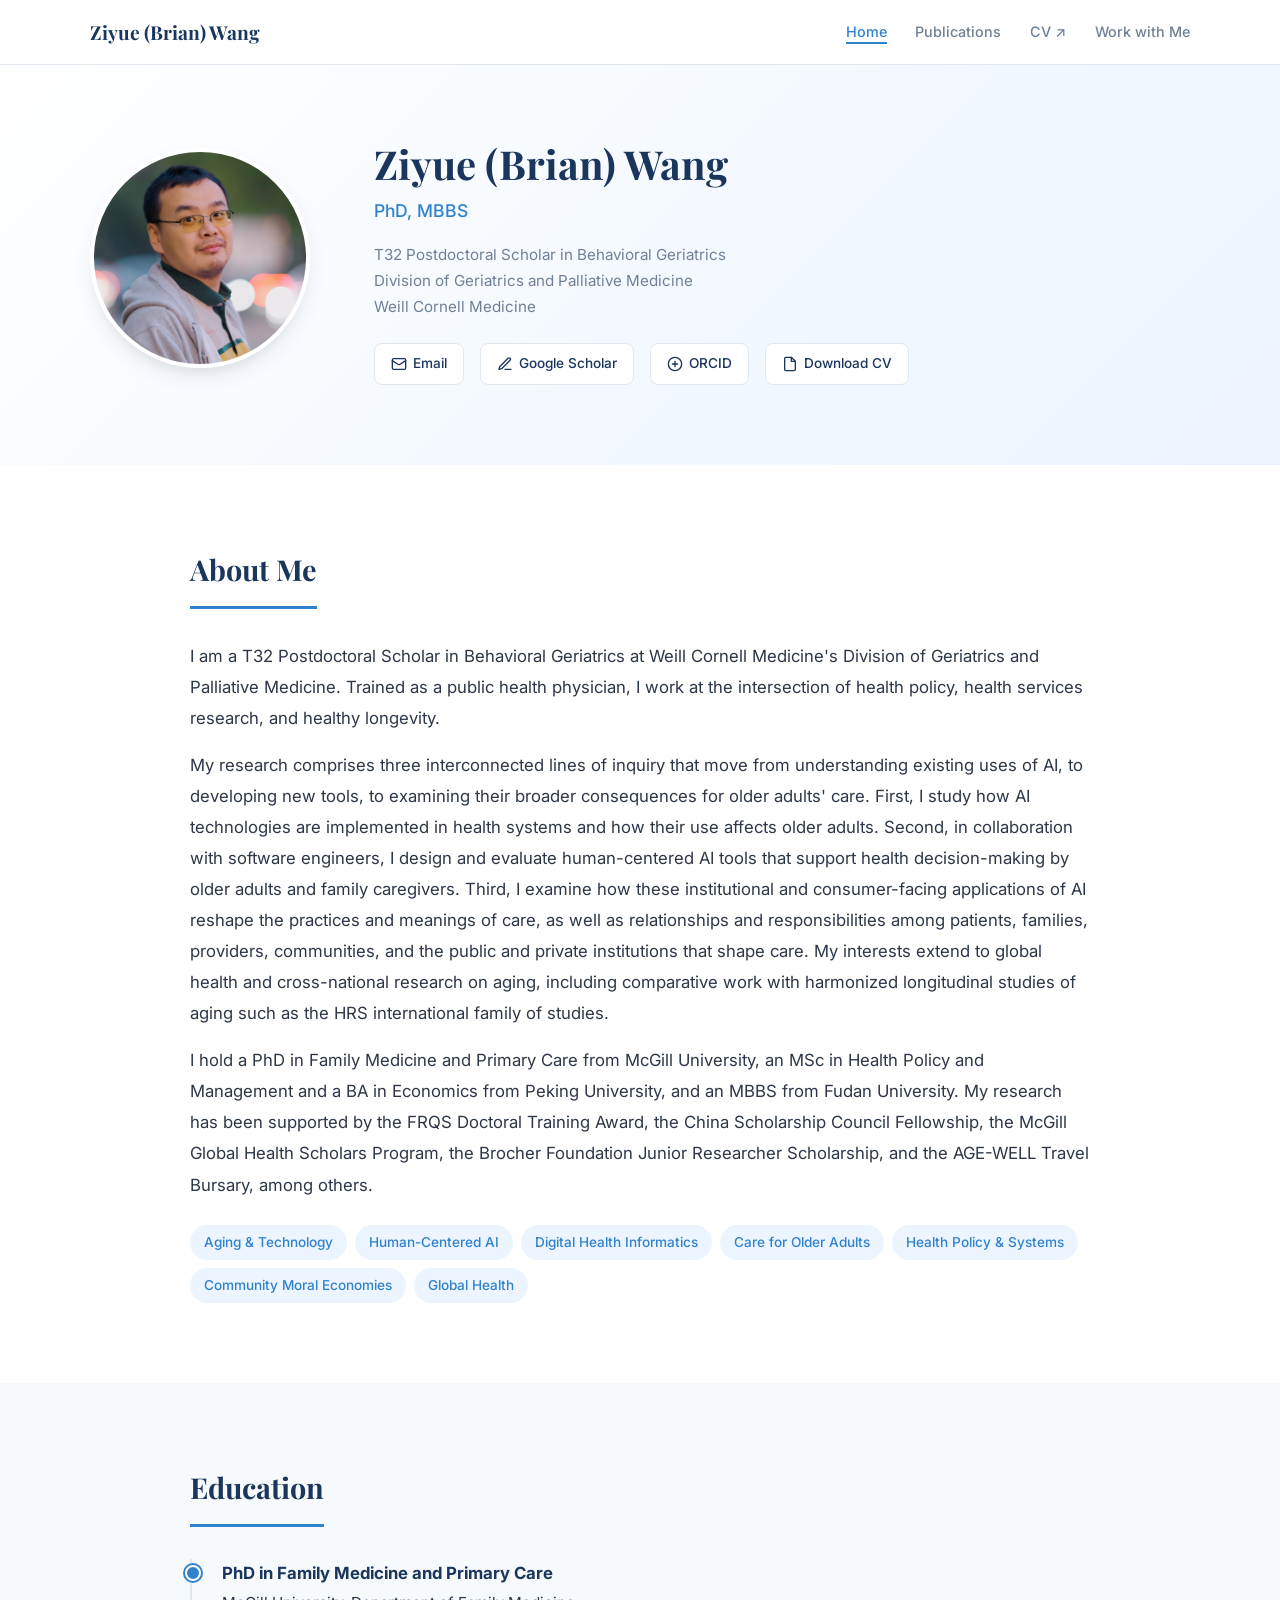
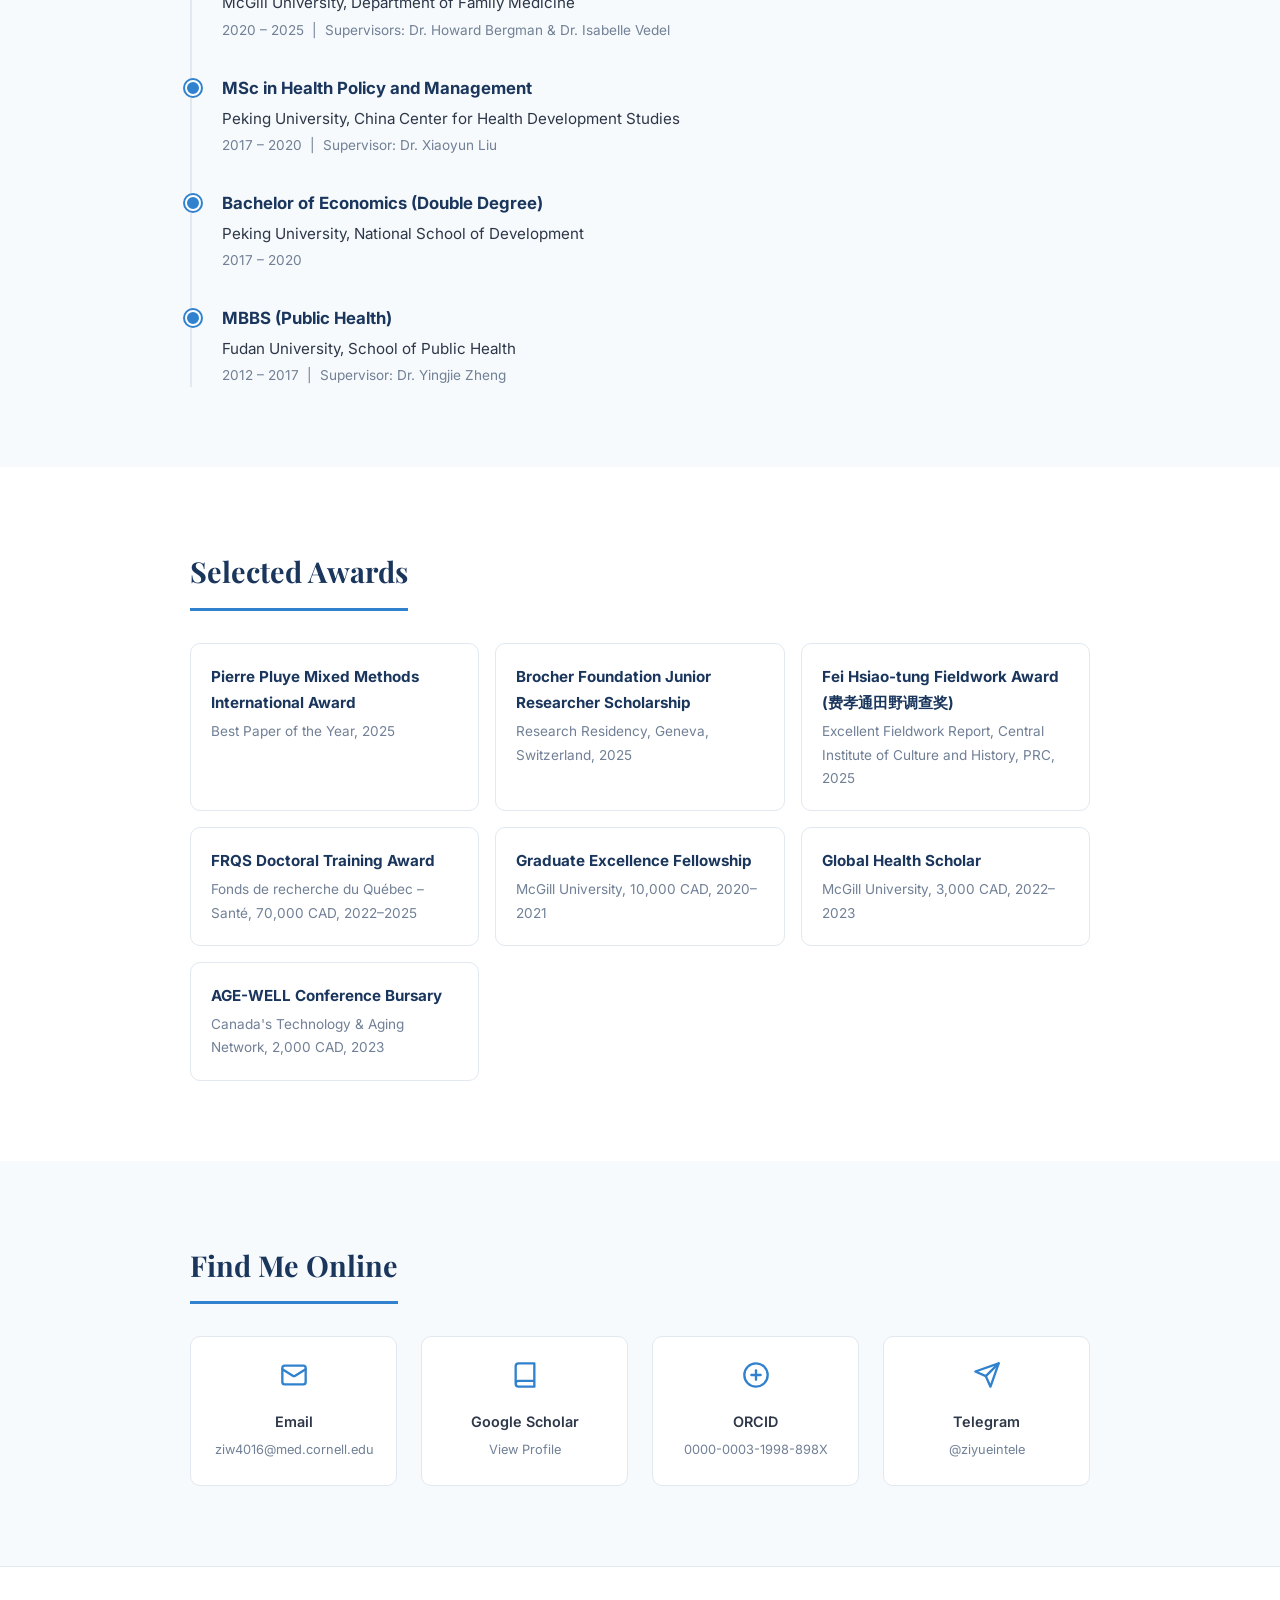
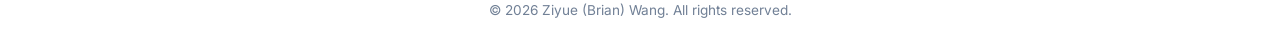
<file: index.html>
<!DOCTYPE html>
<html lang="en">
<head>
    <meta charset="UTF-8">
    <meta name="viewport" content="width=device-width, initial-scale=1.0">
    <title>Ziyue (Brian) Wang, PhD — Academic Website</title>
    <link rel="stylesheet" href="style.css">
    <meta name="description" content="Ziyue (Brian) Wang, PhD — T32 Postdoctoral Scholar in Behavioral Geriatrics at Weill Cornell Medicine. Human-centered AI, digital health, and care for older adults.">
    <script type="application/ld+json">
    {
      "@context": "https://schema.org",
      "@type": "Person",
      "name": "Ziyue Wang",
      "alternateName": ["Brian Wang", "Ziyue (Brian) Wang"],
      "honorificSuffix": "PhD",
      "jobTitle": "T32 Postdoctoral Scholar in Behavioral Geriatrics",
      "worksFor": {
        "@type": "Organization",
        "name": "Weill Cornell Medicine, Division of Geriatrics and Palliative Medicine",
        "url": "https://medicine.weill.cornell.edu/divisions-programs/geriatrics-palliative-medicine"
      },
      "alumniOf": [
        { "@type": "CollegeOrUniversity", "name": "McGill University" },
        { "@type": "CollegeOrUniversity", "name": "Peking University" },
        { "@type": "CollegeOrUniversity", "name": "Fudan University" }
      ],
      "url": "https://ziyueinjinan.github.io/",
      "image": "https://ziyueinjinan.github.io/photo.jpg",
      "email": "mailto:ziw4016@med.cornell.edu",
      "sameAs": [
        "https://scholar.google.com/citations?user=HC7mkqgAAAAJ",
        "https://orcid.org/0000-0003-1998-898X"
      ],
      "knowsAbout": ["Aging and Technology", "Human-Centered AI", "Digital Health Informatics", "Care for Older Adults", "Health Policy and Systems", "Healthy Longevity", "Global Health"]
    }
    </script>
</head>
<body>
<!-- Site Content -->
<div class="site-content unlocked">

<!-- Navigation -->
<nav>
    <div class="nav-inner">
        <a href="index.html" class="nav-name">Ziyue (Brian) Wang</a>
        <button class="mobile-toggle" onclick="document.querySelector('.nav-links').classList.toggle('open')" aria-label="Menu">
            <span></span><span></span><span></span>
        </button>
        <ul class="nav-links">
            <li><a href="index.html" class="active">Home</a></li>
            <li><a href="publications.html">Publications</a></li>
            <!-- ============================================================
                 HIDDEN PAGES — Ready for future use!
                 To enable a page, simply uncomment the line below.
                 Make sure the corresponding .html file exists.
                 ============================================================ -->
            <!-- <li><a href="research.html">Research</a></li> -->
            <!-- <li><a href="teaching.html">Teaching</a></li> -->
            <!-- <li><a href="talks.html">Talks & Media</a></li> -->
            <li><a href="Ziyue%20Wang_2026.pdf" target="_blank">CV &#8599;</a></li>
            <li><a href="work-with-me.html">Work with Me</a></li>
        </ul>
    </div>
</nav>

<!-- Hero Section -->
<section class="hero" id="home">
    <div class="hero-inner">
        <div class="hero-photo">
            <img src="photo.jpg" alt="Ziyue (Brian) Wang">
        </div>
        <div class="hero-text">
            <h1>Ziyue (Brian) Wang</h1>
            <div class="subtitle">PhD, MBBS</div>
            <div class="affiliation">
                T32 Postdoctoral Scholar in Behavioral Geriatrics<br>
                Division of Geriatrics and Palliative Medicine<br>
                Weill Cornell Medicine
            </div>
            <div class="hero-links">
                <a href="mailto:ziw4016@med.cornell.edu">
                    <svg xmlns="http://www.w3.org/2000/svg" viewBox="0 0 24 24" fill="none" stroke="currentColor" stroke-width="2" stroke-linecap="round" stroke-linejoin="round"><rect width="20" height="16" x="2" y="4" rx="2"/><path d="m22 7-8.97 5.7a1.94 1.94 0 0 1-2.06 0L2 7"/></svg>
                    Email
                </a>
                <a href="https://scholar.google.com/citations?user=HC7mkqgAAAAJ&hl=en" target="_blank">
                    <svg xmlns="http://www.w3.org/2000/svg" viewBox="0 0 24 24" fill="none" stroke="currentColor" stroke-width="2" stroke-linecap="round" stroke-linejoin="round"><path d="M12 20h9"/><path d="M16.5 3.5a2.12 2.12 0 0 1 3 3L7 19l-4 1 1-4Z"/></svg>
                    Google Scholar
                </a>
                <a href="https://orcid.org/0000-0003-1998-898X" target="_blank">
                    <svg xmlns="http://www.w3.org/2000/svg" viewBox="0 0 24 24" fill="none" stroke="currentColor" stroke-width="2" stroke-linecap="round" stroke-linejoin="round"><circle cx="12" cy="12" r="10"/><path d="M12 8v8"/><path d="M8 12h8"/></svg>
                    ORCID
                </a>
                <a href="Ziyue%20Wang_2026.pdf" target="_blank">
                    <svg xmlns="http://www.w3.org/2000/svg" viewBox="0 0 24 24" fill="none" stroke="currentColor" stroke-width="2" stroke-linecap="round" stroke-linejoin="round"><path d="M14 2H6a2 2 0 0 0-2 2v16a2 2 0 0 0 2 2h12a2 2 0 0 0 2-2V8z"/><polyline points="14 2 14 8 20 8"/></svg>
                    Download CV
                </a>
            </div>
        </div>
    </div>
</section>

<!-- About & Research Section (merged) -->
<section id="about">
    <div class="section-inner">
        <h2 class="section-title">About Me</h2>
        <p class="about-text">
            I am a T32 Postdoctoral Scholar in Behavioral Geriatrics at Weill Cornell Medicine's Division of Geriatrics and Palliative Medicine. Trained as a public health physician, I work at the intersection of health policy, health services research, and healthy longevity.
        </p>
        <p class="about-text">
            My research comprises three interconnected lines of inquiry that move from understanding existing uses of AI, to developing new tools, to examining their broader consequences for older adults' care. First, I study how AI technologies are implemented in health systems and how their use affects older adults. Second, in collaboration with software engineers, I design and evaluate human-centered AI tools that support health decision-making by older adults and family caregivers. Third, I examine how these institutional and consumer-facing applications of AI reshape the practices and meanings of care, as well as relationships and responsibilities among patients, families, providers, communities, and the public and private institutions that shape care. My interests extend to global health and cross-national research on aging, including comparative work with harmonized longitudinal studies of aging such as the HRS international family of studies.
        </p>
        <p class="about-text">
            I hold a PhD in Family Medicine and Primary Care from McGill University, an MSc in Health Policy and Management and a BA in Economics from Peking University, and an MBBS from Fudan University. My research has been supported by the FRQS Doctoral Training Award, the China Scholarship Council Fellowship, the McGill Global Health Scholars Program, the Brocher Foundation Junior Researcher Scholarship, and the AGE-WELL Travel Bursary, among others.
        </p>
        <div class="research-tags">
            <span>Aging &amp; Technology</span>
            <span>Human-Centered AI</span>
            <span>Digital Health Informatics</span>
            <span>Care for Older Adults</span>
            <span>Health Policy &amp; Systems</span>
            <span>Community Moral Economies</span>
            <span>Global Health</span>
        </div>
    </div>
</section>

<!-- ============================================================
     HIDDEN: Selected Projects Section
     To enable, uncomment the block below.
     You can also add links to individual project pages.
     ============================================================ -->
<!--
<section id="projects" class="bg-alt">
    <div class="section-inner">
        <h2 class="section-title">Selected Projects</h2>
        <div class="timeline">
            <div class="timeline-item">
                <h3>Politics of Care: Grassroots Health Governance and the Moral Economy of Rural China</h3>
                <div class="institution">Principal Investigator &nbsp;|&nbsp; McGill University</div>
                <div class="date">2020 – Present &nbsp;|&nbsp; 11-month ethnographic fieldwork in rural Shandong, China. Developed the concept of "co-produced public health authoritarianism" and a novel neo-familist value scale.</div>
            </div>
            <div class="timeline-item">
                <h3>AI-Powered Telemedicine Evaluation: Village-Based Digital Health Kiosks</h3>
                <div class="institution">Research Team Leader &nbsp;|&nbsp; UNC Chapel Hill</div>
                <div class="date">2020 – 2024 &nbsp;|&nbsp; Cluster RCT across 144 townships (population: 4.2M) in Guangdong, China, deploying 200 standardized patients to evaluate an AI-powered telemedicine platform.</div>
            </div>
            <div class="timeline-item">
                <h3>Global Burden of Disease (GBD) Collaborator Network</h3>
                <div class="institution">Senior Collaborator &nbsp;|&nbsp; IHME, University of Washington</div>
                <div class="date">2021 – Present &nbsp;|&nbsp; Contributing to analyses on diabetes (The Lancet), TB mortality (EClinicalMedicine), and metabolic risk factors across 204 countries.</div>
            </div>
            <div class="timeline-item">
                <h3>McGill-Tongji Blended Education Program Evaluation</h3>
                <div class="institution">Research Team Leader &nbsp;|&nbsp; McGill University</div>
                <div class="date">2020 – 2024 &nbsp;|&nbsp; Evaluation paper received the 2025 Pierre Pluye International Mixed Methods Award for Best Paper of the Year.</div>
            </div>
        </div>
    </div>
</section>
-->

<!-- Education Section -->
<section id="education" class="bg-alt">
    <div class="section-inner">
        <h2 class="section-title">Education</h2>
        <div class="timeline">
            <div class="timeline-item">
                <h3>PhD in Family Medicine and Primary Care</h3>
                <div class="institution">McGill University, Department of Family Medicine</div>
                <div class="date">2020 – 2025 &nbsp;|&nbsp; Supervisors: Dr. Howard Bergman &amp; Dr. Isabelle Vedel</div>
            </div>
            <div class="timeline-item">
                <h3>MSc in Health Policy and Management</h3>
                <div class="institution">Peking University, China Center for Health Development Studies</div>
                <div class="date">2017 – 2020 &nbsp;|&nbsp; Supervisor: Dr. Xiaoyun Liu</div>
            </div>
            <div class="timeline-item">
                <h3>Bachelor of Economics (Double Degree)</h3>
                <div class="institution">Peking University, National School of Development</div>
                <div class="date">2017 – 2020</div>
            </div>
            <div class="timeline-item">
                <h3>MBBS (Public Health)</h3>
                <div class="institution">Fudan University, School of Public Health</div>
                <div class="date">2012 – 2017 &nbsp;|&nbsp; Supervisor: Dr. Yingjie Zheng</div>
            </div>
        </div>
    </div>
</section>

<!-- Selected Awards Section -->
<section id="awards">
    <div class="section-inner">
        <h2 class="section-title">Selected Awards</h2>
        <div class="awards-grid">
            <div class="award-card">
                <h4>Pierre Pluye Mixed Methods International Award</h4>
                <p>Best Paper of the Year, 2025</p>
            </div>
            <div class="award-card">
                <h4>Brocher Foundation Junior Researcher Scholarship</h4>
                <p>Research Residency, Geneva, Switzerland, 2025</p>
            </div>
            <div class="award-card">
                <h4>Fei Hsiao-tung Fieldwork Award (费孝通田野调查奖)</h4>
                <p>Excellent Fieldwork Report, Central Institute of Culture and History, PRC, 2025</p>
            </div>
            <div class="award-card">
                <h4>FRQS Doctoral Training Award</h4>
                <p>Fonds de recherche du Qu&eacute;bec &ndash; Sant&eacute;, 70,000 CAD, 2022&ndash;2025</p>
            </div>
            <div class="award-card">
                <h4>Graduate Excellence Fellowship</h4>
                <p>McGill University, 10,000 CAD, 2020&ndash;2021</p>
            </div>
            <div class="award-card">
                <h4>Global Health Scholar</h4>
                <p>McGill University, 3,000 CAD, 2022&ndash;2023</p>
            </div>
            <div class="award-card">
                <h4>AGE-WELL Conference Bursary</h4>
                <p>Canada's Technology &amp; Aging Network, 2,000 CAD, 2023</p>
            </div>
        </div>
    </div>
</section>

<!-- Contact Section -->
<section id="contact" class="bg-alt">
    <div class="section-inner">
        <h2 class="section-title">Find Me Online</h2>
        <div class="contact-grid">
            <a href="mailto:ziw4016@med.cornell.edu" class="contact-card">
                <svg xmlns="http://www.w3.org/2000/svg" viewBox="0 0 24 24" fill="none" stroke="currentColor" stroke-width="2" stroke-linecap="round" stroke-linejoin="round"><rect width="20" height="16" x="2" y="4" rx="2"/><path d="m22 7-8.97 5.7a1.94 1.94 0 0 1-2.06 0L2 7"/></svg>
                <h4>Email</h4>
                <p>ziw4016@med.cornell.edu</p>
            </a>
            <a href="https://scholar.google.com/citations?user=HC7mkqgAAAAJ&hl=en" target="_blank" class="contact-card">
                <svg xmlns="http://www.w3.org/2000/svg" viewBox="0 0 24 24" fill="none" stroke="currentColor" stroke-width="2" stroke-linecap="round" stroke-linejoin="round"><path d="M4 19.5v-15A2.5 2.5 0 0 1 6.5 2H20v20H6.5a2.5 2.5 0 0 1 0-5H20"/></svg>
                <h4>Google Scholar</h4>
                <p>View Profile</p>
            </a>
            <a href="https://orcid.org/0000-0003-1998-898X" target="_blank" class="contact-card">
                <svg xmlns="http://www.w3.org/2000/svg" viewBox="0 0 24 24" fill="none" stroke="currentColor" stroke-width="2" stroke-linecap="round" stroke-linejoin="round"><circle cx="12" cy="12" r="10"/><path d="M12 8v8"/><path d="M8 12h8"/></svg>
                <h4>ORCID</h4>
                <p>0000-0003-1998-898X</p>
            </a>
            <a href="https://t.me/ziyueintele" target="_blank" class="contact-card">
                <svg xmlns="http://www.w3.org/2000/svg" viewBox="0 0 24 24" fill="none" stroke="currentColor" stroke-width="2" stroke-linecap="round" stroke-linejoin="round"><path d="m22 2-7 20-4-9-9-4Z"/><path d="M22 2 11 13"/></svg>
                <h4>Telegram</h4>
                <p>@ziyueintele</p>
            </a>
        </div>
    </div>
</section>

<!-- Footer -->
<footer>
    &copy; 2026 Ziyue (Brian) Wang. All rights reserved.
</footer>

</div>
</body>
</html>
</file>
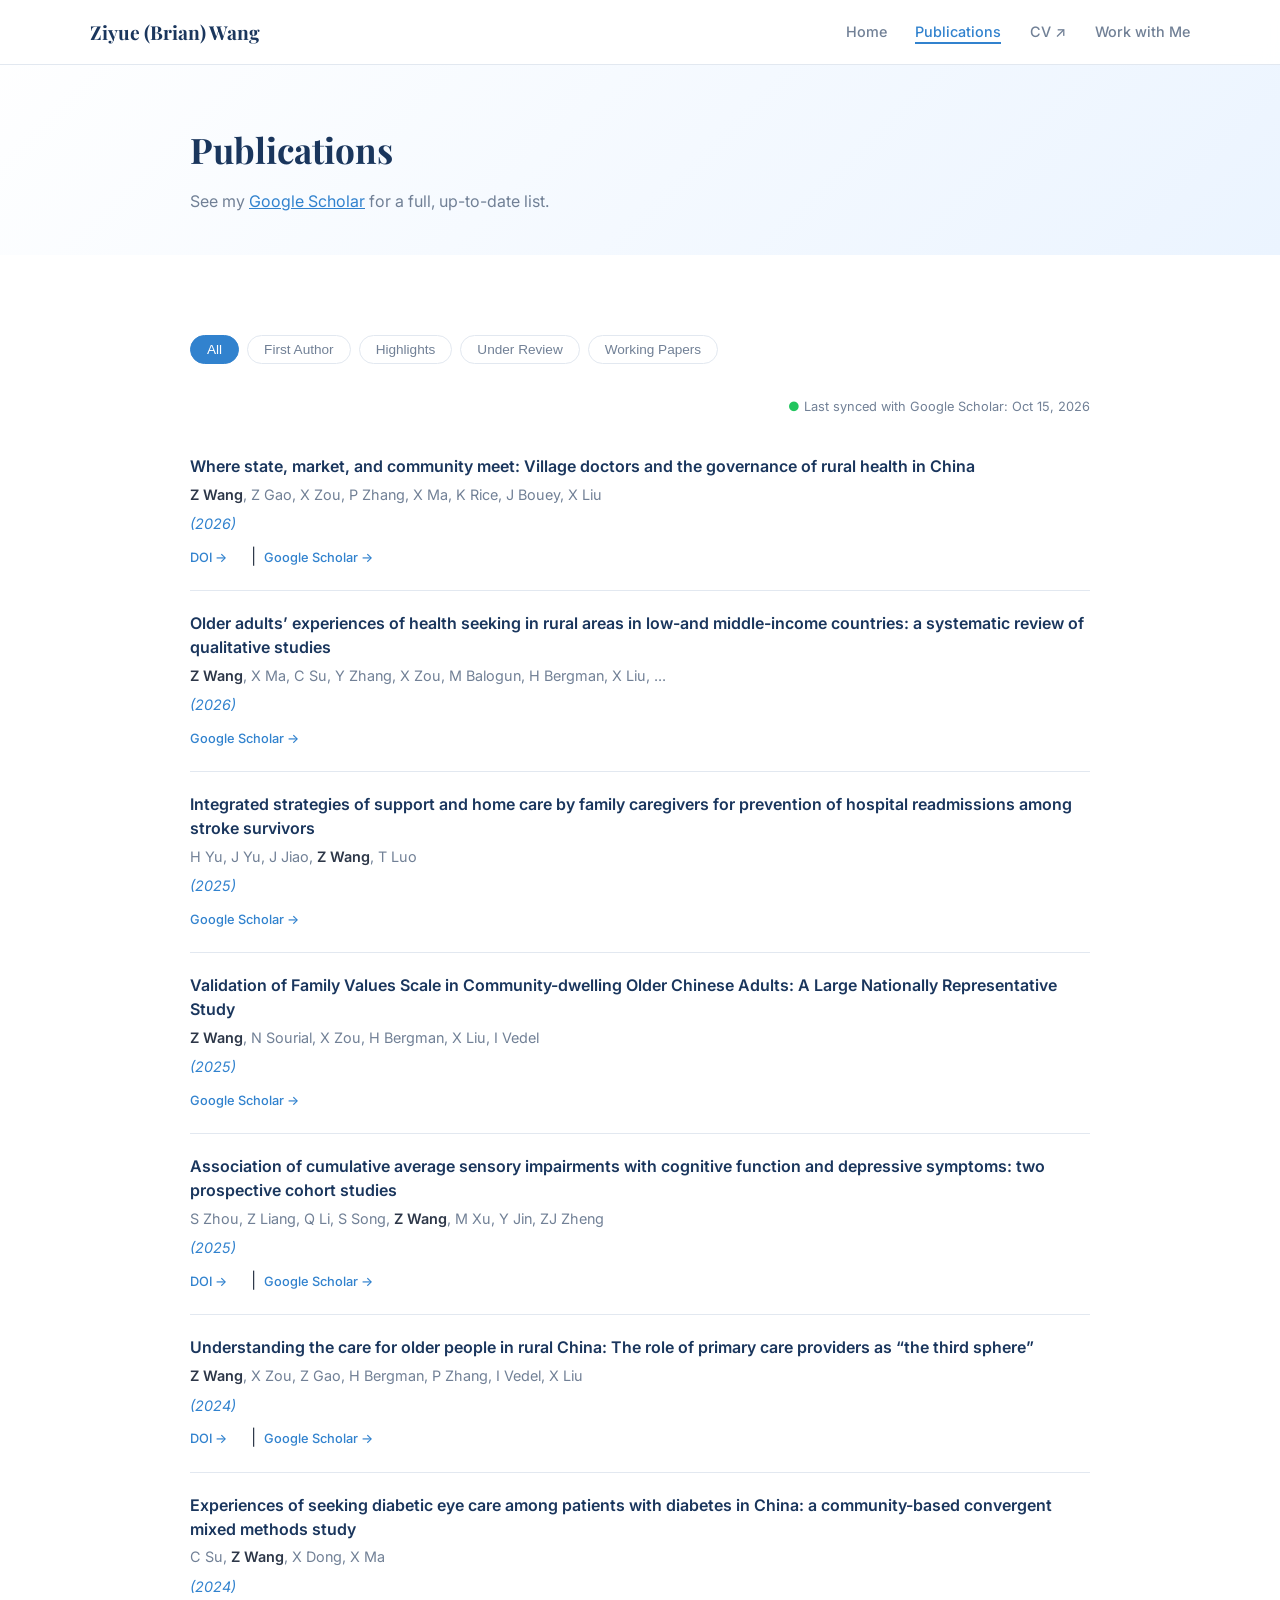
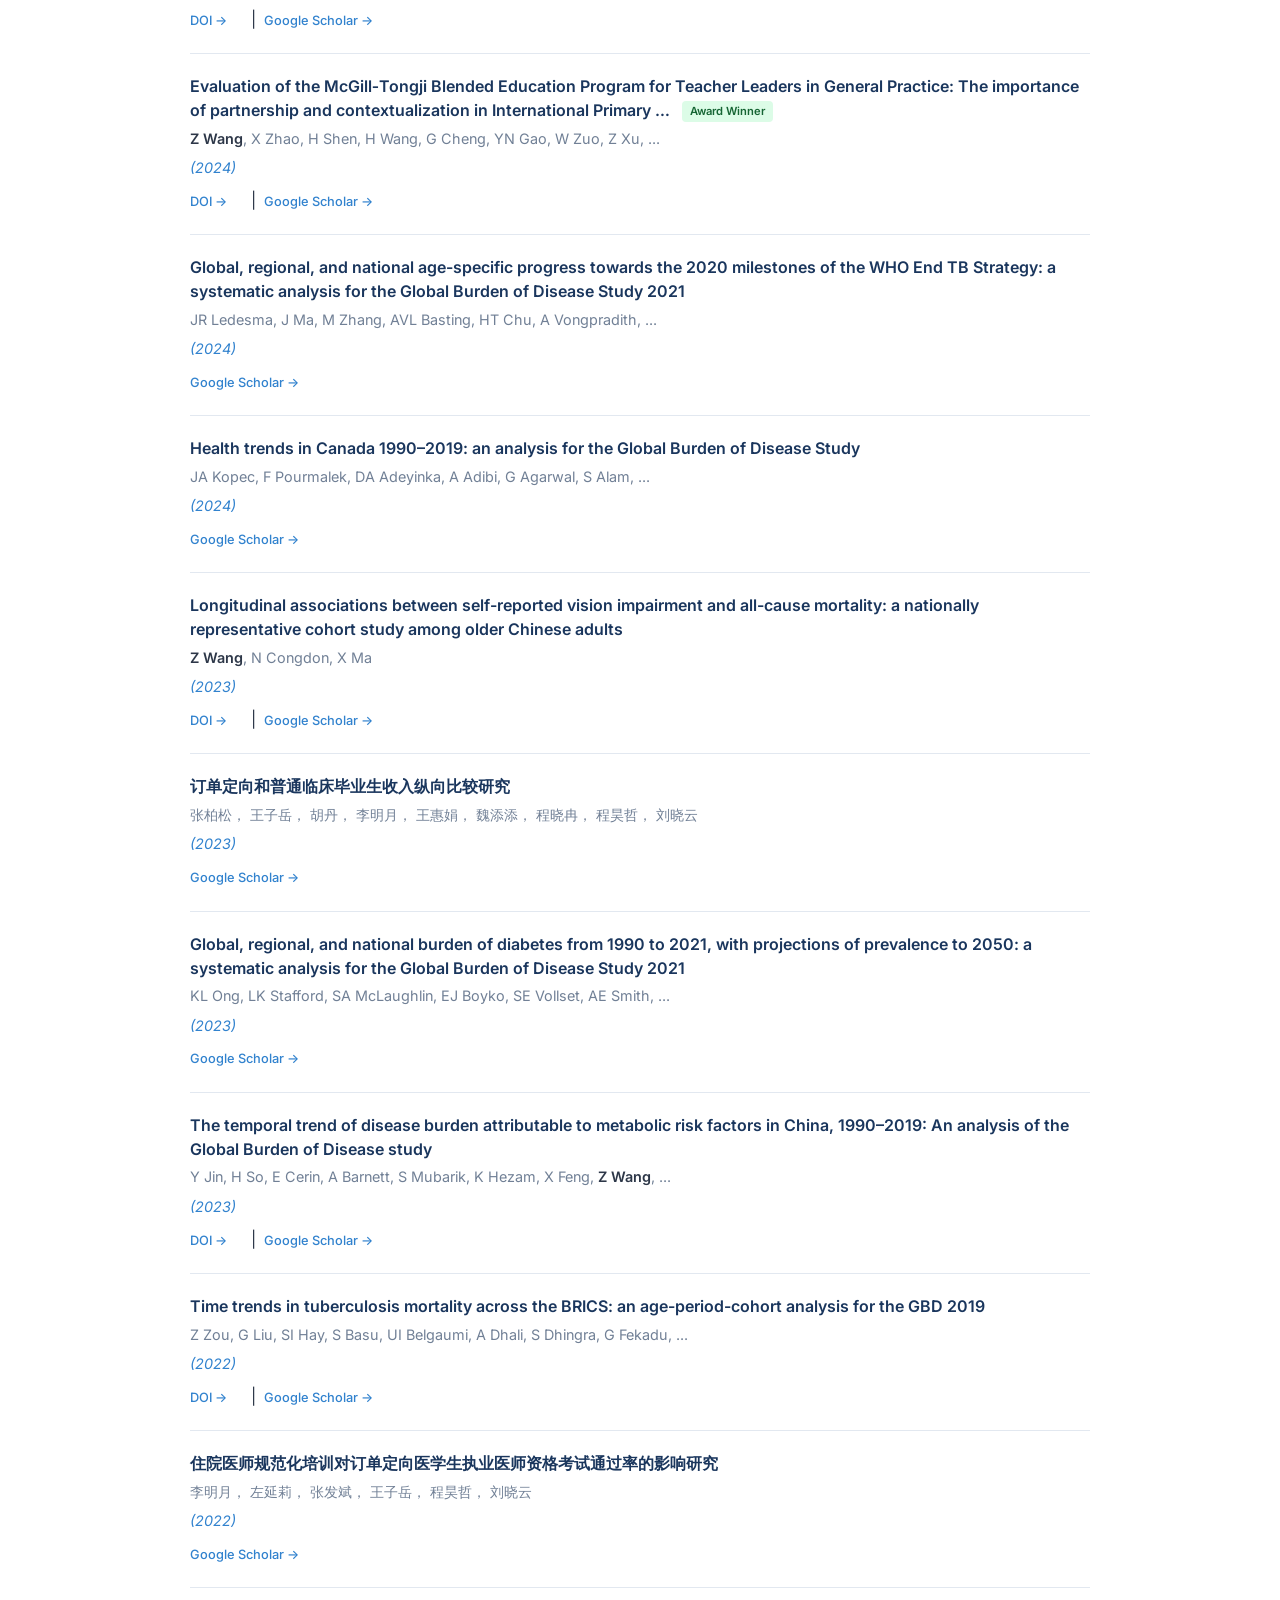
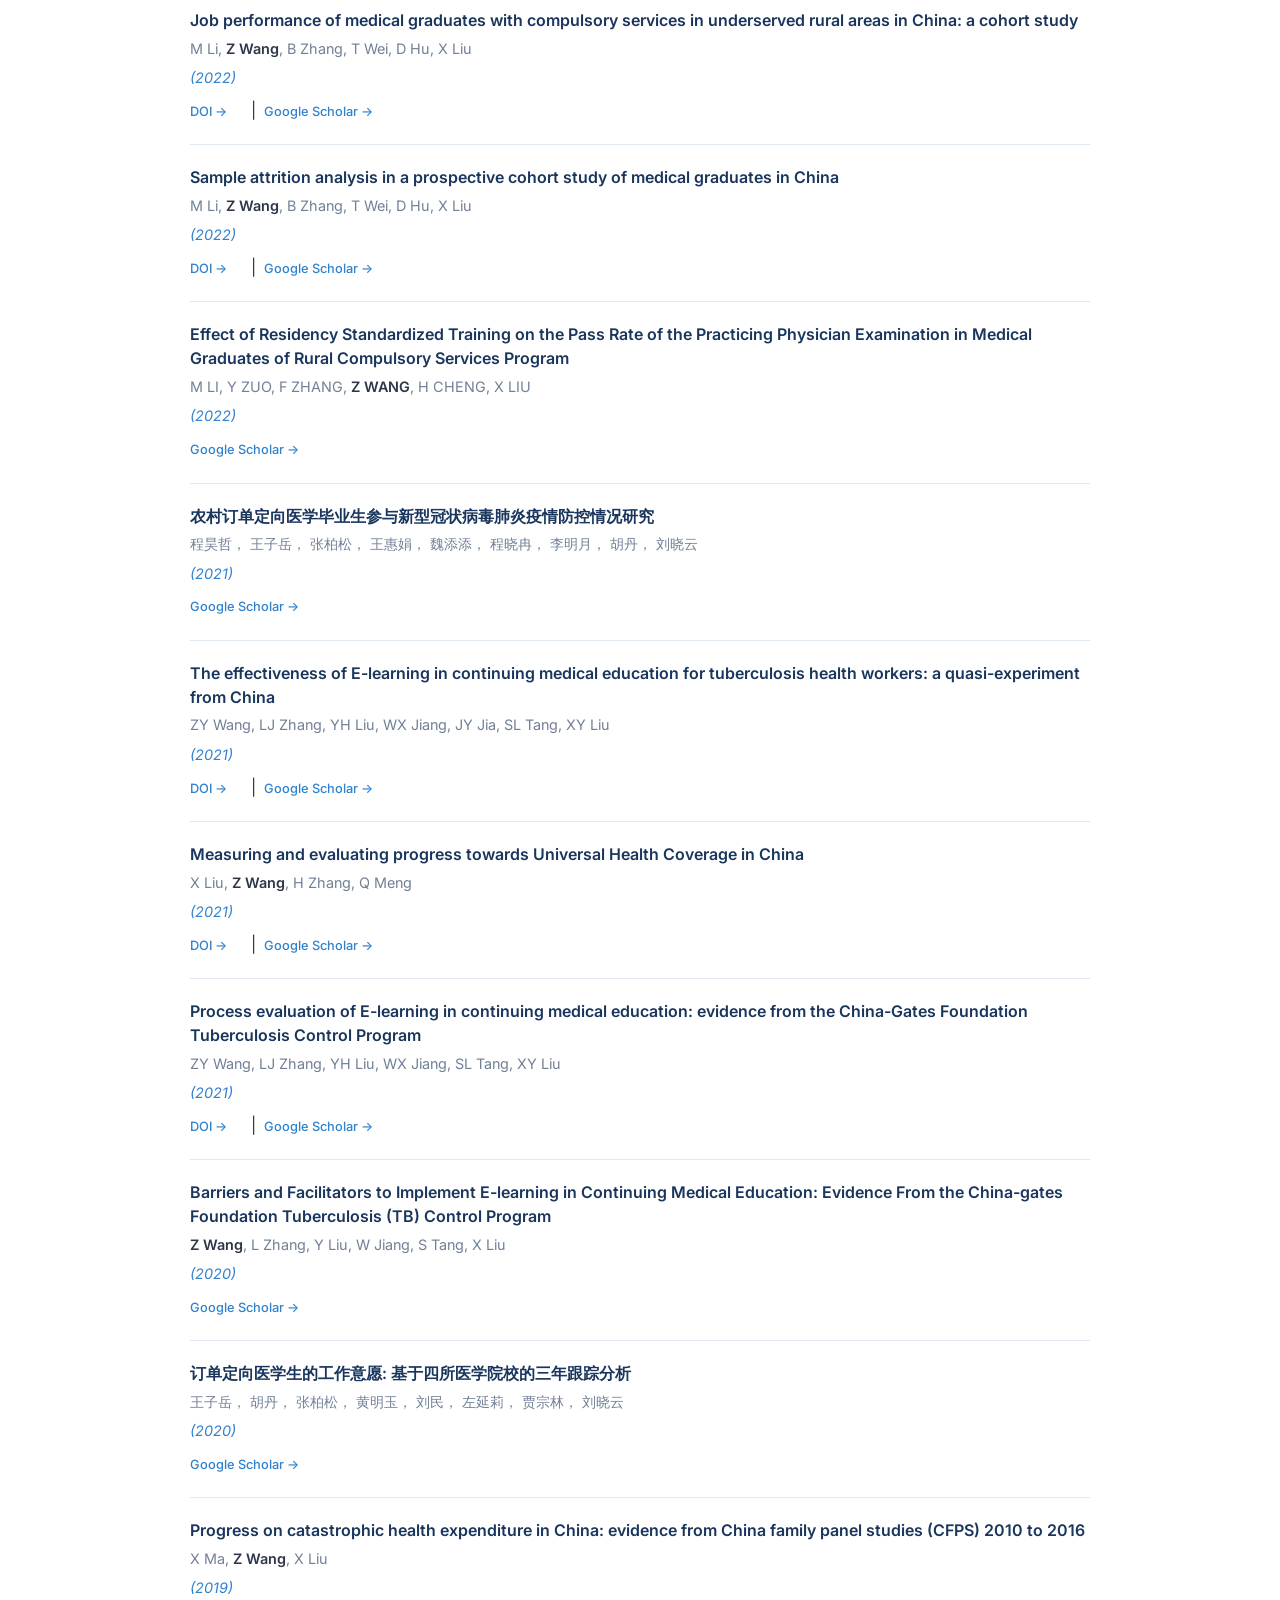
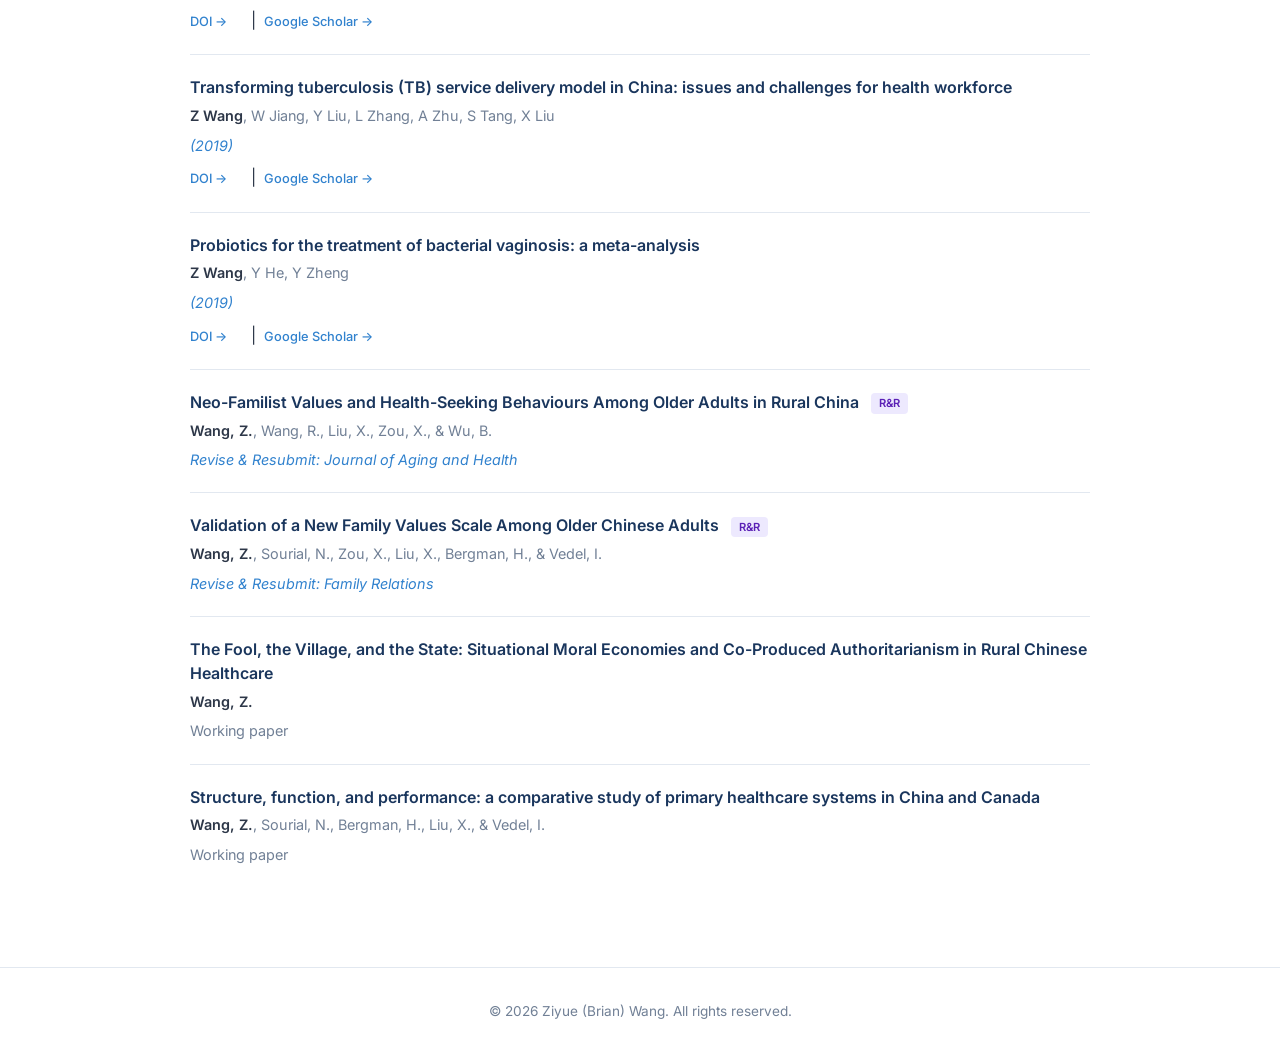
<file: publications.html>
<!DOCTYPE html>
<html lang="en">
<head>
    <meta charset="UTF-8">
    <meta name="viewport" content="width=device-width, initial-scale=1.0">
    <title>Publications — Ziyue (Brian) Wang, PhD</title>
    <link rel="stylesheet" href="style.css">
</head>
<body>
<!-- Site Content -->
<div class="site-content unlocked">

<!-- Navigation -->
<nav>
    <div class="nav-inner">
        <a href="index.html" class="nav-name">Ziyue (Brian) Wang</a>
        <button class="mobile-toggle" onclick="document.querySelector('.nav-links').classList.toggle('open')" aria-label="Menu">
            <span></span><span></span><span></span>
        </button>
        <ul class="nav-links">
            <li><a href="index.html">Home</a></li>
            <li><a href="publications.html" class="active">Publications</a></li>
            <!-- <li><a href="research.html">Research</a></li> -->
            <!-- <li><a href="teaching.html">Teaching</a></li> -->
            <!-- <li><a href="talks.html">Talks & Media</a></li> -->
            <li><a href="Ziyue%20Wang_2026.pdf" target="_blank">CV &#8599;</a></li>
            <li><a href="work-with-me.html">Work with Me</a></li>
        </ul>
    </div>
</nav>

<!-- Page Header -->
<div class="page-header">
    <div class="page-header-inner">
        <h1>Publications</h1>
        <p>See my <a href="https://scholar.google.com/citations?user=HC7mkqgAAAAJ&hl=en" target="_blank" style="color:var(--accent);">Google Scholar</a> for a full, up-to-date list.</p>
    </div>
</div>

<!-- Publications -->
<section>
    <div class="section-inner">
        <div class="pub-filter">
            <button class="active" onclick="filterPubs('all', this)">All</button>
            <button onclick="filterPubs('first', this)">First Author</button>
            <button onclick="filterPubs('highlight', this)">Highlights</button>
            <button onclick="filterPubs('review', this)">Under Review</button>
            <button onclick="filterPubs('working', this)">Working Papers</button>
        </div>

        <!-- Sync status indicator (hidden by default, shows after JSON loads) -->
        <div id="sync-status" style="display:none; font-size:0.8rem; color:var(--text-light); margin-bottom:1rem; text-align:right;">
            <span id="sync-icon">&#9679;</span> Last synced with Google Scholar: <span id="sync-date">—</span>
        </div>

        <ul class="pub-list" id="pub-list">

            <!-- ========== STATIC FALLBACK (shown if JSON fails to load) ========== -->
            <!-- These entries are replaced when scholar_publications.json loads successfully -->

            <!-- ========== PUBLISHED — FIRST AUTHOR ========== -->

            <li class="pub-item" data-type="first">
                <div class="pub-title">
                    Older adults' experiences of health seeking in rural areas in low- and middle-income countries: a systematic review of qualitative studies
                </div>
                <div class="pub-authors"><span class="me">Wang, Z.</span>, Ma, X., Su, C., Zhang, Y., Zou, X., Balogun, M., ... &amp; Vedel, I.</div>
                <div class="pub-journal">Health Policy and Planning, czaf061 (2025)</div>
                <div class="pub-links"><a href="https://doi.org/10.1093/heapol/czaf061" target="_blank">DOI &rarr;</a></div>
            </li>

            <li class="pub-item" data-type="first highlight">
                <div class="pub-title">
                    Evaluation of the McGill-Tongji Blended Education Program for Teacher Leaders in General Practice
                    <span class="pub-badge badge-award">Award Winner</span>
                </div>
                <div class="pub-authors"><span class="me">Wang, Z.</span>, Zhao, X., Shen, H., Wang, H., Cheng, G., Gao, Y.N., Zuo, W., Xu, Z., Avallone, F., Arora, A.K., Guo, M., Simmons, R., Lessard, D., Beesley, T., Zheng, J.C., Lebouch&eacute;, B., Bergman, H.</div>
                <div class="pub-journal">Health Care Science (2024) &mdash; 2025 Pierre Pluye International Mixed Methods Award, Best Paper of the Year</div>
                <div class="pub-links"><a href="https://doi.org/10.1002/hcs2.107" target="_blank">DOI &rarr;</a></div>
            </li>

            <li class="pub-item" data-type="first">
                <div class="pub-title">Understanding the care for older people in rural China: The role of primary care providers as &ldquo;the third sphere&rdquo;</div>
                <div class="pub-authors"><span class="me">Wang, Z.</span>, Zou, X., Gao, Z., Bergman, H., Zhang, P., Vedel, I., &amp; Liu, X.</div>
                <div class="pub-journal">The Annals of Family Medicine, 22(Supplement 1) (2024)</div>
                <div class="pub-links"><a href="https://doi.org/10.1370/afm.22.s1.6960" target="_blank">DOI &rarr;</a></div>
            </li>

            <li class="pub-item" data-type="first">
                <div class="pub-title">Longitudinal associations between self-reported vision impairment and all-cause mortality: a nationally representative cohort study among older Chinese adults</div>
                <div class="pub-authors"><span class="me">Wang, Z.</span>, Congdon, N., Ma, X.</div>
                <div class="pub-journal">British Journal of Ophthalmology (2022)</div>
                <div class="pub-links"><a href="http://dx.doi.org/10.1136/bjo-2022-321577" target="_blank">DOI &rarr;</a></div>
            </li>

            <li class="pub-item" data-type="first">
                <div class="pub-title">The effectiveness of E-learning in continuing medical education for Tuberculosis health workers: a quasi-experiment from China</div>
                <div class="pub-authors"><span class="me">Wang, Z.</span>, Zhang, L., Liu, Y., Jing, J., Jiang, W., Tang, S., &amp; Liu, X.</div>
                <div class="pub-journal">Infectious Diseases of Poverty, 10, 72 (2021)</div>
                <div class="pub-links"><a href="https://doi.org/10.1186/s40249-021-00855-y" target="_blank">DOI &rarr;</a></div>
            </li>

            <li class="pub-item" data-type="first">
                <div class="pub-title">Process evaluation of E-learning in continuing medical education: evidence from the China-Gates Foundation Tuberculosis Control Program</div>
                <div class="pub-authors"><span class="me">Wang, Z.</span>, Zhang, L., Liu, Y., Jiang, W., Jia J., Tang, S., &amp; Liu, X.</div>
                <div class="pub-journal">Infectious Diseases of Poverty, 10, 23 (2021)</div>
                <div class="pub-links"><a href="https://doi.org/10.1186/s40249-021-00810-x" target="_blank">DOI &rarr;</a></div>
            </li>

            <li class="pub-item" data-type="first">
                <div class="pub-title">Transforming tuberculosis (TB) service delivery model in China: issues and challenges for health workforce</div>
                <div class="pub-authors"><span class="me">Wang, Z.</span>, Jiang, W., Liu, Y., Zhang, L., Zhu, A., Tang, S., &amp; Liu, X.</div>
                <div class="pub-journal">Human Resources for Health, 17(1), 83 (2019)</div>
                <div class="pub-links"><a href="https://doi.org/10.1186/s12960-019-0420-2" target="_blank">DOI &rarr;</a></div>
            </li>

            <li class="pub-item" data-type="first">
                <div class="pub-title">Probiotics for the Treatment of Bacterial Vaginosis: A Meta-Analysis</div>
                <div class="pub-authors"><span class="me">Wang, Z.</span>, He, Y., &amp; Zheng, Y.</div>
                <div class="pub-journal">International Journal of Environmental Research and Public Health, 16(20), 3859 (2019)</div>
                <div class="pub-links"><a href="https://doi.org/10.3390/ijerph16203859" target="_blank">DOI &rarr;</a></div>
            </li>

            <!-- ========== PUBLISHED — CO-AUTHORED ========== -->

            <li class="pub-item" data-type="">
                <div class="pub-title">Association of cumulative average sensory impairments with cognitive function and depressive symptoms: Two prospective cohort studies</div>
                <div class="pub-authors">Zhou, S., Liang, Z., Li, Q., Song, S., <span class="me">Wang, Z.</span>, Xu, M., Jin, Y., &amp; Zheng, Z. J.</div>
                <div class="pub-journal">Journal of Affective Disorders, 369, 16-24 (2025)</div>
                <div class="pub-links"><a href="https://doi.org/10.1016/j.jad.2024.09.140" target="_blank">DOI &rarr;</a></div>
            </li>

            <li class="pub-item" data-type="">
                <div class="pub-title">Experiences of seeking diabetic eye care among patients with diabetes in China</div>
                <div class="pub-authors">Su, C., <span class="me">Wang, Z.</span>, Dong, X., &amp; Ma, X.</div>
                <div class="pub-journal">Public Health, 234, 24-32 (2024)</div>
                <div class="pub-links"><a href="https://doi.org/10.1016/j.puhe.2024.05.021" target="_blank">DOI &rarr;</a></div>
            </li>

            <li class="pub-item" data-type="">
                <div class="pub-title">The temporal trend of disease burden attributable to metabolic risk factors in China, 1990&ndash;2019</div>
                <div class="pub-authors">Jin Y., So H., Cerin E., Barnett A., ... <span class="me">Wang, Z.</span>, ... Wu D.</div>
                <div class="pub-journal">Frontiers in Nutrition, 9: 1035439 (2023)</div>
                <div class="pub-links"><a href="https://doi.org/10.3389/fnut.2022.1035439" target="_blank">DOI &rarr;</a></div>
            </li>

            <li class="pub-item" data-type="">
                <div class="pub-title">
                    Time trends in tuberculosis mortality across the BRICS: an age-period-cohort analysis for the GBD 2019
                </div>
                <div class="pub-authors">Zou Z., Liu G., Hay S.I., ... <span class="me">Wang, Z.</span>, ... Kyu H.H., Huang Y.</div>
                <div class="pub-journal">EClinicalMedicine, 53 (2022)</div>
                <div class="pub-links"><a href="https://doi.org/10.1016/j.eclinm.2022.101646" target="_blank">DOI &rarr;</a></div>
            </li>

            <li class="pub-item" data-type="">
                <div class="pub-title">Job Performance of Medical Graduates with Compulsory Services in Underserved Rural Areas in China: A Cohort Study</div>
                <div class="pub-authors">Li, M., <span class="me">Wang, Z.</span>, Zhang, B., Wei, T., Dan H., &amp; Liu, X.</div>
                <div class="pub-journal">International Journal of Health Policy and Management, 11(11), 2600 (2022)</div>
                <div class="pub-links"><a href="https://doi.org/10.34172/ijhpm.2022.6335" target="_blank">DOI &rarr;</a></div>
            </li>

            <li class="pub-item" data-type="">
                <div class="pub-title">Sample attrition analysis in a prospective cohort study of medical graduates in China</div>
                <div class="pub-authors">Li, M., <span class="me">Wang, Z.</span>, Zhang, B., Wei, T., Hu, D., &amp; Liu, X.</div>
                <div class="pub-journal">BMC Medical Research Methodology (2022)</div>
                <div class="pub-links"><a href="https://doi.org/10.1186/s12874-021-01498-1" target="_blank">DOI &rarr;</a></div>
            </li>

            <li class="pub-item" data-type="">
                <div class="pub-title">Measuring and evaluating progress towards Universal Health Coverage in China</div>
                <div class="pub-authors">Liu, X., <span class="me">Wang, Z.</span>, Zhang, H., &amp; Meng, Q.</div>
                <div class="pub-journal">Journal of Global Health, 11, 08005 (2021)</div>
                <div class="pub-links"><a href="https://doi.org/10.7189/jogh.11.08005" target="_blank">DOI &rarr;</a></div>
            </li>

            <li class="pub-item" data-type="first">
                <div class="pub-title">Progress on catastrophic health expenditure in China: evidence from CFPS 2010 to 2016</div>
                <div class="pub-authors">Ma, X.#, <span class="me">Wang, Z.#</span>, &amp; Liu, X. (# equal contribution)</div>
                <div class="pub-journal">International Journal of Environmental Research and Public Health, 16(23), 4775 (2019)</div>
                <div class="pub-links"><a href="https://doi.org/10.3390/ijerph16234775" target="_blank">DOI &rarr;</a></div>
            </li>

            <li class="pub-item" data-type="">
                <div class="pub-title">
                    Global, regional, and national burden of diabetes (GBD Collaborator Network)
                </div>
                <div class="pub-authors">GBD 2021 Diabetes Collaborators (incl. <span class="me">Wang, Z.</span>)</div>
                <div class="pub-journal">The Lancet &mdash; projected 1.31 billion people will have diabetes by 2050</div>
            </li>

            <!-- ========== UNDER REVIEW ========== -->

            <li class="pub-item" data-type="first">
                <div class="pub-title">
                    Where State, Market, and Community Meet: Village Doctors and the Governance of Rural Health in China
                </div>
                <div class="pub-authors"><span class="me">Wang, Z.</span>, Gao, Z., Zou, X., Zhang, P., Ma, X., Rice, K., Bouey, J., &amp; Liu, X.</div>
                <div class="pub-journal">Social Science &amp; Medicine, 119294 (2026)</div>
            </li>

            <li class="pub-item" data-type="review first">
                <div class="pub-title">
                    Neo-Familist Values and Health-Seeking Behaviours Among Older Adults in Rural China
                    <span class="pub-badge badge-review">R&amp;R</span>
                </div>
                <div class="pub-authors"><span class="me">Wang, Z.</span>, Wang, R., Liu, X., Zou, X., &amp; Wu, B.</div>
                <div class="pub-journal">Revise &amp; Resubmit: Journal of Aging and Health</div>
            </li>

            <li class="pub-item" data-type="review first">
                <div class="pub-title">
                    Validation of a New Family Values Scale Among Older Chinese Adults
                    <span class="pub-badge badge-review">R&amp;R</span>
                </div>
                <div class="pub-authors"><span class="me">Wang, Z.</span>, Sourial, N., Zou, X., Liu, X., Bergman, H., &amp; Vedel, I.</div>
                <div class="pub-journal">Revise &amp; Resubmit: Family Relations</div>
            </li>

            <!-- ========== WORKING PAPERS ========== -->

            <li class="pub-item" data-type="working first">
                <div class="pub-title">
                    The Fool, the Village, and the State: Situational Moral Economies and Co-Produced Authoritarianism in Rural Chinese Healthcare
                </div>
                <div class="pub-authors"><span class="me">Wang, Z.</span></div>
                <div class="pub-journal" style="font-style: normal; color: var(--text-light);">Working paper</div>
            </li>

            <li class="pub-item" data-type="working first">
                <div class="pub-title">
                    Structure, function, and performance: a comparative study of primary healthcare systems in China and Canada
                </div>
                <div class="pub-authors"><span class="me">Wang, Z.</span>, Sourial, N., Bergman, H., Liu, X., &amp; Vedel, I.</div>
                <div class="pub-journal" style="font-style: normal; color: var(--text-light);">Working paper</div>
            </li>

        </ul>
    </div>
</section>

<!-- Footer -->
<footer>
    &copy; 2026 Ziyue (Brian) Wang. All rights reserved.
</footer>

<script>
/* ---- Filter functionality ---- */
function filterPubs(type, btn) {
    document.querySelectorAll('.pub-filter button').forEach(b => b.classList.remove('active'));
    btn.classList.add('active');
    document.querySelectorAll('.pub-item').forEach(item => {
        if (type === 'all') {
            item.style.display = '';
        } else {
            item.style.display = item.dataset.type.includes(type) ? '' : 'none';
        }
    });
}

/* ---- Google Scholar JSON auto-loader ---- */
(function() {
    /**
     * This script tries to load scholar_publications.json (generated by
     * the GitHub Actions workflow). If the file exists, it replaces the
     * static HTML list with dynamically rendered entries.
     * If the file doesn't exist (e.g., first deploy), the static HTML
     * above serves as a fallback — the page works either way.
     */

    function highlightMyName(authors) {
        // Highlight "Z Wang" or "Z. Wang" (Google Scholar format)
        // and "Wang, Z." or "Wang, Z" (manual entry format)
        return authors.replace(
            /(Z\.?\s+Wang|Wang,?\s*Z\.?)/gi,
            '<span class="me">$1</span>'
        );
    }

    function renderPub(pub) {
        const types = (pub.type || []).join(' ');
        const isWorking = types.includes('working');
        const hasDoiLink = pub.doi && pub.doi.trim() !== '';
        const hasScholarLink = pub.scholar_link && pub.scholar_link.trim() !== '';
        const hasBadge = pub.badge && pub.badge.trim() !== '';

        let badgeHtml = '';
        if (hasBadge) {
            const cls = pub.badge_class || 'badge-lancet';
            badgeHtml = `<span class="pub-badge ${cls}">${pub.badge}</span>`;
        }

        // Build links: show both DOI and Google Scholar when available
        let linksHtml = '';
        const links = [];
        if (hasDoiLink) {
            links.push(`<a href="${pub.doi}" target="_blank">DOI &rarr;</a>`);
        }
        if (hasScholarLink) {
            links.push(`<a href="${pub.scholar_link}" target="_blank">Google Scholar &rarr;</a>`);
        }
        if (links.length > 0) {
            linksHtml = `<div class="pub-links">${links.join(' &nbsp;|&nbsp; ')}</div>`;
        }

        const journalStyle = isWorking ? ' style="font-style: normal; color: var(--text-light);"' : '';

        return `
            <li class="pub-item" data-type="${types}">
                <div class="pub-title">${pub.title} ${badgeHtml}</div>
                <div class="pub-authors">${highlightMyName(pub.authors)}</div>
                <div class="pub-journal"${journalStyle}>${pub.journal}</div>
                ${linksHtml}
            </li>`;
    }

    fetch('scholar_publications.json')
        .then(res => {
            if (!res.ok) throw new Error('JSON not found');
            return res.json();
        })
        .then(data => {
            const list = document.getElementById('pub-list');
            if (!list) return;

            // Build HTML from both scholar pubs and manual entries
            let html = '';

            // Scholar publications (already sorted by year desc in JSON)
            if (data.publications && data.publications.length > 0) {
                html += '<!-- ========== FROM GOOGLE SCHOLAR (auto-synced) ========== -->\n';
                data.publications.forEach(pub => { html += renderPub(pub); });
            }

            // Manual entries (under review, working papers)
            if (data.manual_entries && data.manual_entries.length > 0) {
                html += '\n<!-- ========== MANUAL ENTRIES (under review / working papers) ========== -->\n';
                data.manual_entries.forEach(pub => { html += renderPub(pub); });
            }

            // Replace the static list
            list.innerHTML = html;

            // Show sync status
            if (data.last_updated) {
                const syncStatus = document.getElementById('sync-status');
                const syncDate = document.getElementById('sync-date');
                const syncIcon = document.getElementById('sync-icon');
                if (syncStatus && syncDate) {
                    const d = new Date(data.last_updated);
                    syncDate.textContent = d.toLocaleDateString('en-US', {
                        year: 'numeric', month: 'short', day: 'numeric'
                    });
                    syncIcon.style.color = '#22c55e';  // green dot
                    syncStatus.style.display = 'block';
                }
            }
        })
        .catch(() => {
            // JSON not available — keep the static HTML fallback (no action needed)
            console.log('scholar_publications.json not found, using static fallback.');
        });
})();
</script>

</div>
</body>
</html>
</file>
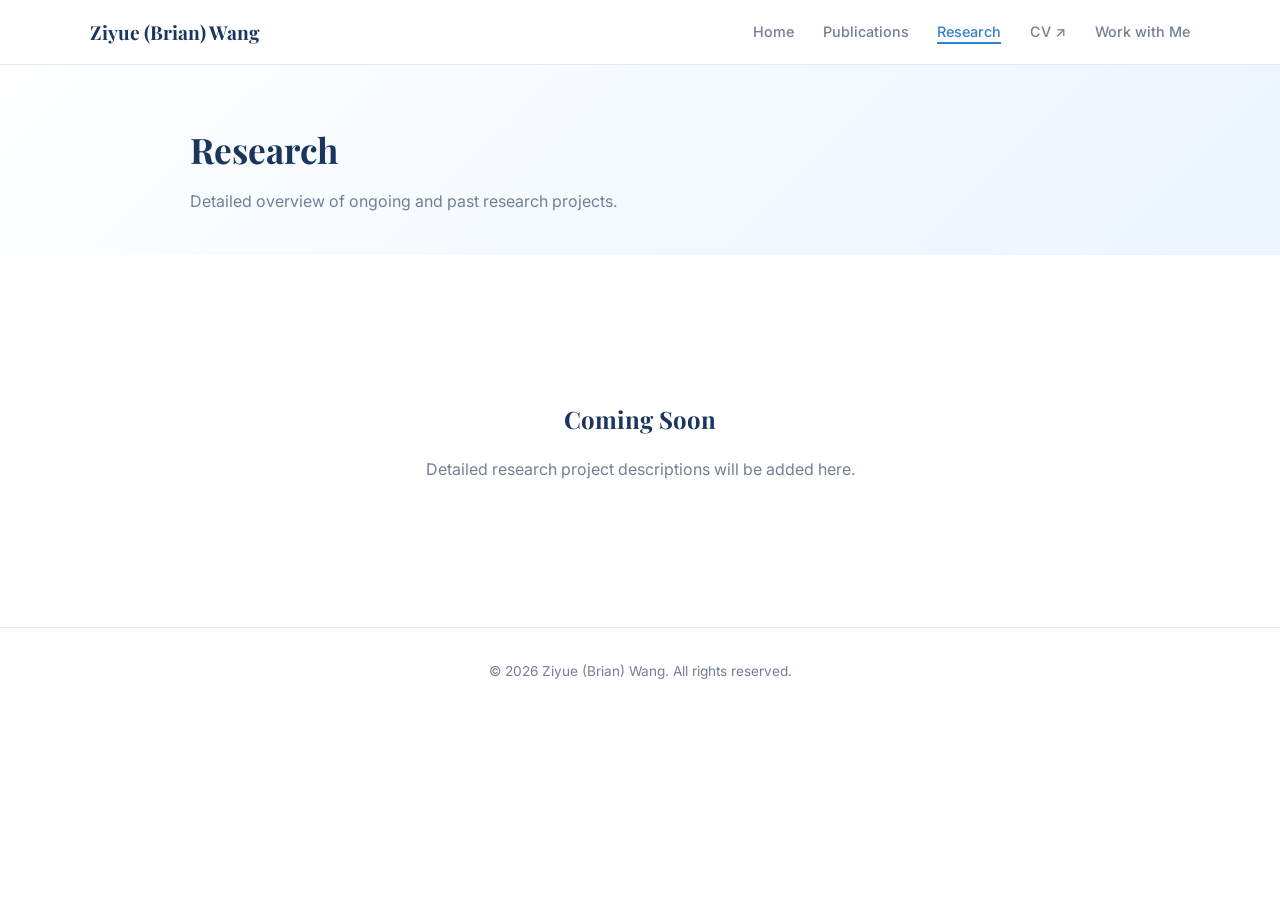
<file: research.html>
<!DOCTYPE html>
<html lang="en">
<head>
    <meta charset="UTF-8">
    <meta name="viewport" content="width=device-width, initial-scale=1.0">
    <title>Research — Ziyue (Brian) Wang, PhD</title>
    <link rel="stylesheet" href="style.css">
</head>
<body>
<!-- Site Content -->
<div class="site-content unlocked">

<!-- Navigation — copy the same nav from index.html, change active link -->
<nav>
    <div class="nav-inner">
        <a href="index.html" class="nav-name">Ziyue (Brian) Wang</a>
        <button class="mobile-toggle" onclick="document.querySelector('.nav-links').classList.toggle('open')" aria-label="Menu">
            <span></span><span></span><span></span>
        </button>
        <ul class="nav-links">
            <li><a href="index.html">Home</a></li>
            <li><a href="publications.html">Publications</a></li>
            <li><a href="research.html" class="active">Research</a></li>
            <!-- <li><a href="teaching.html">Teaching</a></li> -->
            <!-- <li><a href="talks.html">Talks & Media</a></li> -->
            <li><a href="Ziyue%20Wang_2026.pdf" target="_blank">CV &#8599;</a></li>
            <li><a href="work-with-me.html">Work with Me</a></li>
        </ul>
    </div>
</nav>

<div class="page-header">
    <div class="page-header-inner">
        <h1>Research</h1>
        <p>Detailed overview of ongoing and past research projects.</p>
    </div>
</div>

<!-- ============================================================
     PLACEHOLDER: Add your detailed research content here.
     You can use the same CSS classes from other pages:
     - .section-inner for centered content
     - .timeline / .timeline-item for project timelines
     - .research-card for project cards
     ============================================================ -->
<section>
    <div class="section-inner">
        <div class="placeholder-content">
            <h2>Coming Soon</h2>
            <p>Detailed research project descriptions will be added here.</p>
        </div>
    </div>
</section>

<footer>
    &copy; 2026 Ziyue (Brian) Wang. All rights reserved.
</footer>

</div>
</body>
</html>
</file>
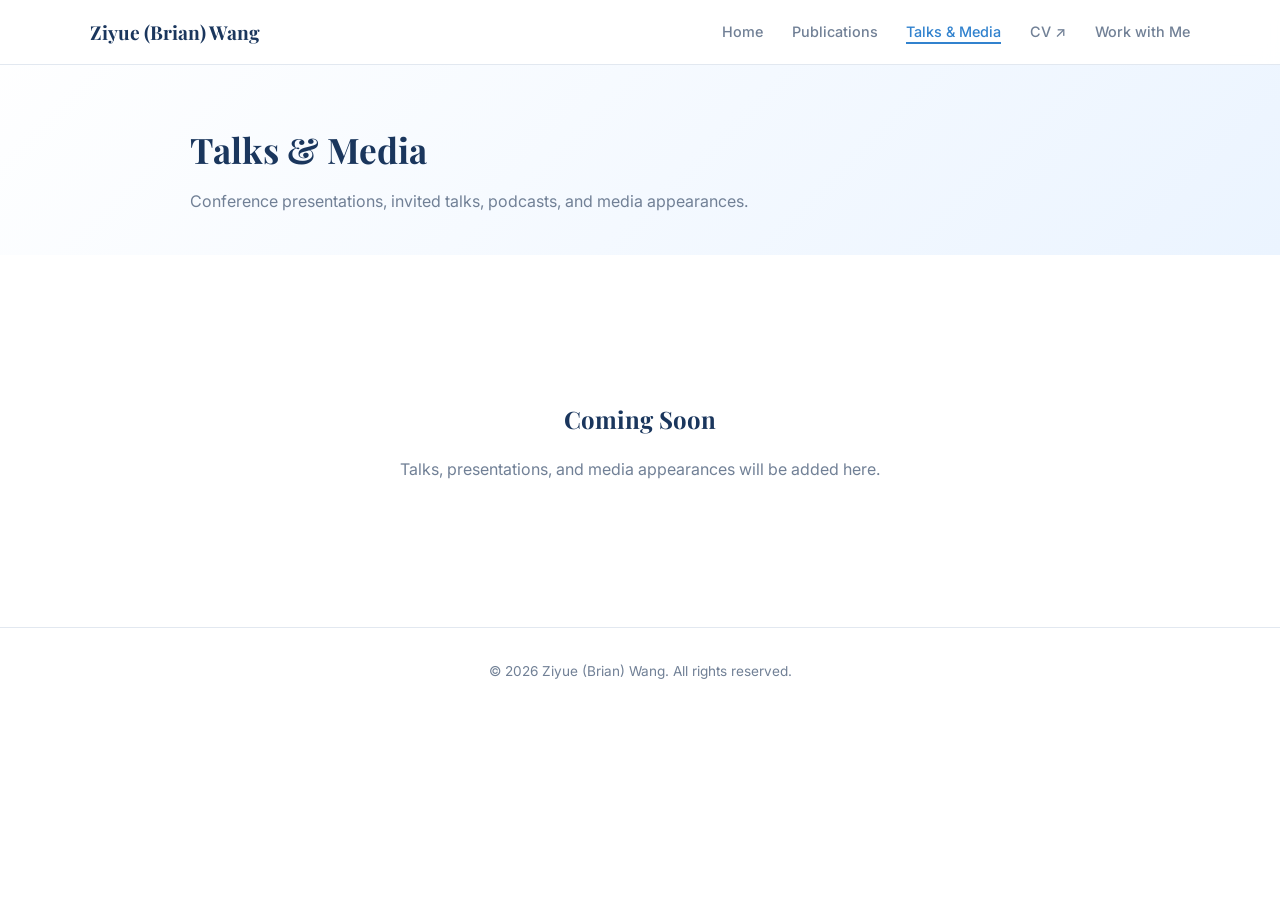
<file: talks.html>
<!DOCTYPE html>
<html lang="en">
<head>
    <meta charset="UTF-8">
    <meta name="viewport" content="width=device-width, initial-scale=1.0">
    <title>Talks & Media — Ziyue (Brian) Wang, PhD</title>
    <link rel="stylesheet" href="style.css">
</head>
<body>
<!-- Site Content -->
<div class="site-content unlocked">

<nav>
    <div class="nav-inner">
        <a href="index.html" class="nav-name">Ziyue (Brian) Wang</a>
        <button class="mobile-toggle" onclick="document.querySelector('.nav-links').classList.toggle('open')" aria-label="Menu">
            <span></span><span></span><span></span>
        </button>
        <ul class="nav-links">
            <li><a href="index.html">Home</a></li>
            <li><a href="publications.html">Publications</a></li>
            <!-- <li><a href="research.html">Research</a></li> -->
            <!-- <li><a href="teaching.html">Teaching</a></li> -->
            <li><a href="talks.html" class="active">Talks &amp; Media</a></li>
            <li><a href="Ziyue%20Wang_2026.pdf" target="_blank">CV &#8599;</a></li>
            <li><a href="work-with-me.html">Work with Me</a></li>
        </ul>
    </div>
</nav>

<div class="page-header">
    <div class="page-header-inner">
        <h1>Talks &amp; Media</h1>
        <p>Conference presentations, invited talks, podcasts, and media appearances.</p>
    </div>
</div>

<!-- ============================================================
     PLACEHOLDER: Add talks and media content here.
     Suggested structure:
     - Invited talks (use .timeline)
     - Conference presentations (use .pub-list style)
     - Podcast / media appearances (use .awards-grid cards)
     ============================================================ -->
<section>
    <div class="section-inner">
        <div class="placeholder-content">
            <h2>Coming Soon</h2>
            <p>Talks, presentations, and media appearances will be added here.</p>
        </div>
    </div>
</section>

<footer>
    &copy; 2026 Ziyue (Brian) Wang. All rights reserved.
</footer>

</div>
</body>
</html>
</file>
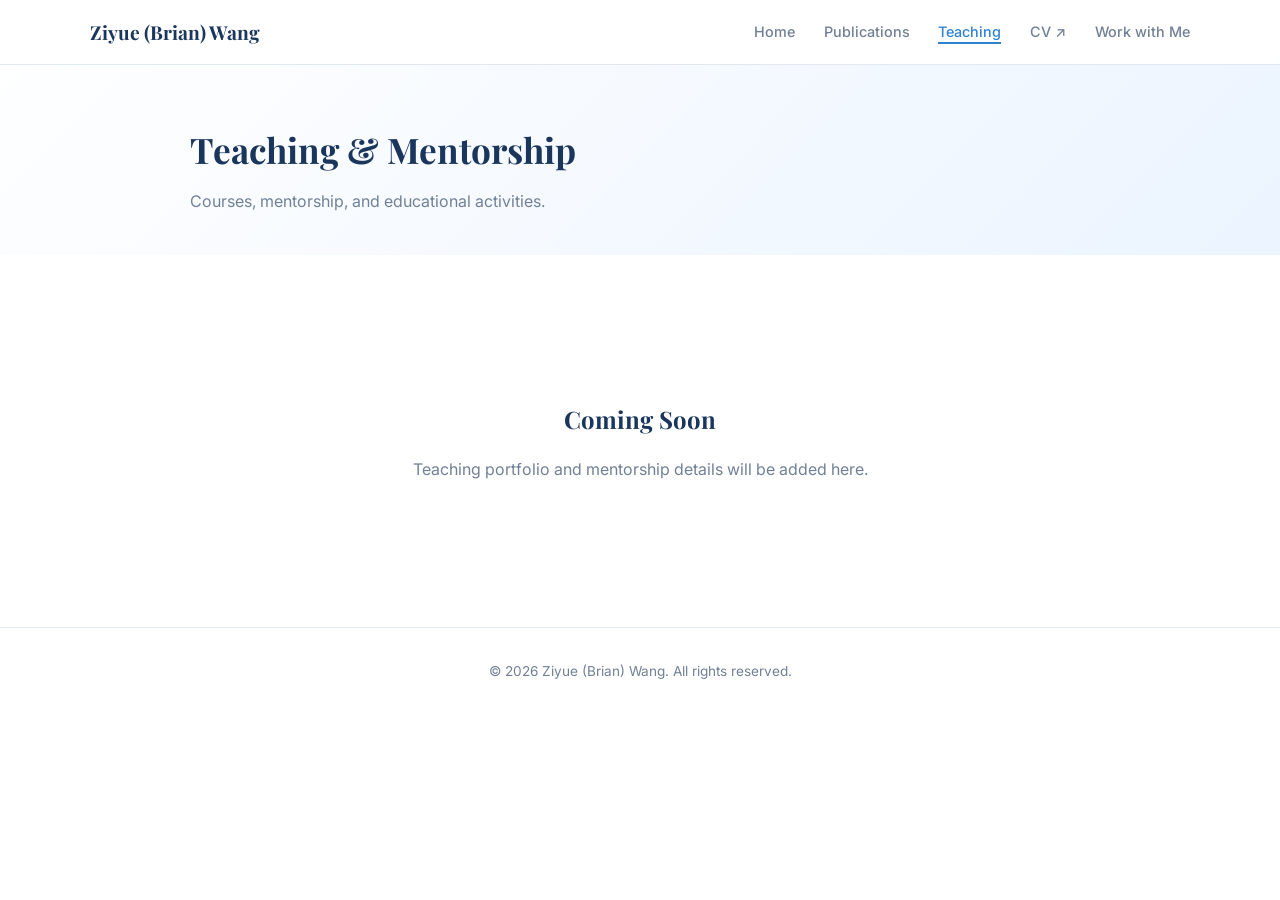
<file: teaching.html>
<!DOCTYPE html>
<html lang="en">
<head>
    <meta charset="UTF-8">
    <meta name="viewport" content="width=device-width, initial-scale=1.0">
    <title>Teaching — Ziyue (Brian) Wang, PhD</title>
    <link rel="stylesheet" href="style.css">
</head>
<body>
<!-- Site Content -->
<div class="site-content unlocked">

<nav>
    <div class="nav-inner">
        <a href="index.html" class="nav-name">Ziyue (Brian) Wang</a>
        <button class="mobile-toggle" onclick="document.querySelector('.nav-links').classList.toggle('open')" aria-label="Menu">
            <span></span><span></span><span></span>
        </button>
        <ul class="nav-links">
            <li><a href="index.html">Home</a></li>
            <li><a href="publications.html">Publications</a></li>
            <!-- <li><a href="research.html">Research</a></li> -->
            <li><a href="teaching.html" class="active">Teaching</a></li>
            <!-- <li><a href="talks.html">Talks & Media</a></li> -->
            <li><a href="Ziyue%20Wang_2026.pdf" target="_blank">CV &#8599;</a></li>
            <li><a href="work-with-me.html">Work with Me</a></li>
        </ul>
    </div>
</nav>

<div class="page-header">
    <div class="page-header-inner">
        <h1>Teaching &amp; Mentorship</h1>
        <p>Courses, mentorship, and educational activities.</p>
    </div>
</div>

<!-- ============================================================
     PLACEHOLDER: Add teaching content here.
     Suggested structure:
     - Courses taught (use .timeline)
     - Mentored students (use .awards-grid or .timeline)
     - Teaching philosophy statement
     ============================================================ -->
<section>
    <div class="section-inner">
        <div class="placeholder-content">
            <h2>Coming Soon</h2>
            <p>Teaching portfolio and mentorship details will be added here.</p>
        </div>
    </div>
</section>

<footer>
    &copy; 2026 Ziyue (Brian) Wang. All rights reserved.
</footer>

</div>
</body>
</html>
</file>
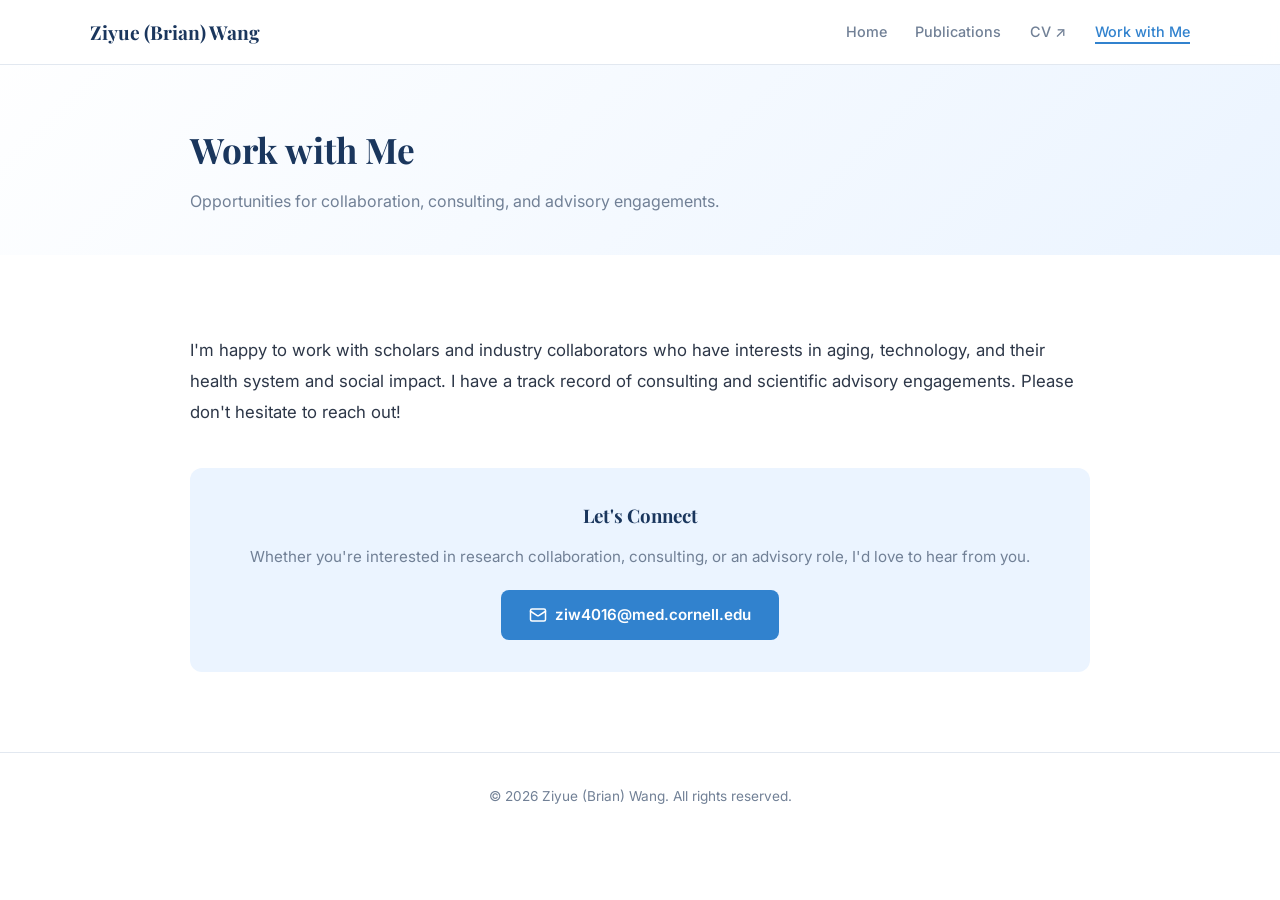
<file: work-with-me.html>
<!DOCTYPE html>
<html lang="en">
<head>
    <meta charset="UTF-8">
    <meta name="viewport" content="width=device-width, initial-scale=1.0">
    <title>Work with Me — Ziyue (Brian) Wang, PhD</title>
    <link rel="stylesheet" href="style.css">
</head>
<body>
<!-- Site Content -->
<div class="site-content unlocked">

<nav>
    <div class="nav-inner">
        <a href="index.html" class="nav-name">Ziyue (Brian) Wang</a>
        <button class="mobile-toggle" onclick="document.querySelector('.nav-links').classList.toggle('open')" aria-label="Menu">
            <span></span><span></span><span></span>
        </button>
        <ul class="nav-links">
            <li><a href="index.html">Home</a></li>
            <li><a href="publications.html">Publications</a></li>
            <!-- <li><a href="research.html">Research</a></li> -->
            <!-- <li><a href="teaching.html">Teaching</a></li> -->
            <!-- <li><a href="talks.html">Talks & Media</a></li> -->
            <li><a href="Ziyue%20Wang_2026.pdf" target="_blank">CV &#8599;</a></li>
            <li><a href="work-with-me.html" class="active">Work with Me</a></li>
        </ul>
    </div>
</nav>

<div class="page-header">
    <div class="page-header-inner">
        <h1>Work with Me</h1>
        <p>Opportunities for collaboration, consulting, and advisory engagements.</p>
    </div>
</div>

<section>
    <div class="section-inner">
        <p class="about-text">
            I'm happy to work with scholars and industry collaborators who have interests in aging, technology, and their health system and social impact. I have a track record of consulting and scientific advisory engagements. Please don't hesitate to reach out!
        </p>

        <div style="margin-top: 2.5rem; padding: 2rem; background: var(--accent-light); border-radius: 12px; text-align: center;">
            <h3 style="font-family: 'Playfair Display', serif; color: var(--primary); margin-bottom: 0.75rem;">Let's Connect</h3>
            <p style="color: var(--text-light); margin-bottom: 1.25rem; font-size: 0.95rem;">
                Whether you're interested in research collaboration, consulting, or an advisory role, I'd love to hear from you.
            </p>
            <a href="mailto:ziw4016@med.cornell.edu" class="cta-btn" style="display: inline-flex; align-items: center; gap: 8px; padding: 12px 28px; background: var(--accent); color: white; border-radius: 8px; text-decoration: none; font-weight: 600; font-size: 0.95rem; transition: all 0.2s;">
                <svg xmlns="http://www.w3.org/2000/svg" width="18" height="18" viewBox="0 0 24 24" fill="none" stroke="currentColor" stroke-width="2" stroke-linecap="round" stroke-linejoin="round"><rect width="20" height="16" x="2" y="4" rx="2"/><path d="m22 7-8.97 5.7a1.94 1.94 0 0 1-2.06 0L2 7"/></svg>
                ziw4016@med.cornell.edu
            </a>
        </div>
    </div>
</section>

<footer>
    &copy; 2026 Ziyue (Brian) Wang. All rights reserved.
</footer>

</div>
</body>
</html>
</file>
<file: style.css>
/* ============================================
   Ziyue (Brian) Wang — Academic Website
   Shared Styles
   ============================================ */

@import url('https://fonts.googleapis.com/css2?family=Inter:wght@300;400;500;600;700&family=Playfair+Display:wght@600;700&display=swap');

:root {
    --primary: #1a365d;
    --primary-light: #2c5282;
    --accent: #3182ce;
    --accent-light: #ebf4ff;
    --text: #2d3748;
    --text-light: #718096;
    --bg: #ffffff;
    --bg-alt: #f7fafc;
    --border: #e2e8f0;
    --shadow: 0 4px 6px -1px rgba(0,0,0,0.1), 0 2px 4px -1px rgba(0,0,0,0.06);
    --shadow-lg: 0 10px 25px -5px rgba(0,0,0,0.1), 0 10px 10px -5px rgba(0,0,0,0.04);
}

* { margin: 0; padding: 0; box-sizing: border-box; }
html { scroll-behavior: smooth; }

body {
    font-family: 'Inter', -apple-system, BlinkMacSystemFont, sans-serif;
    color: var(--text);
    line-height: 1.7;
    background: var(--bg);
}

/* ---- Navigation ---- */
nav {
    position: fixed;
    top: 0;
    width: 100%;
    background: rgba(255,255,255,0.95);
    backdrop-filter: blur(10px);
    border-bottom: 1px solid var(--border);
    z-index: 1000;
    padding: 0 2rem;
}
.nav-inner {
    max-width: 1100px;
    margin: 0 auto;
    display: flex;
    justify-content: space-between;
    align-items: center;
    height: 64px;
}
.nav-name {
    font-family: 'Playfair Display', serif;
    font-size: 1.2rem;
    font-weight: 700;
    color: var(--primary);
    text-decoration: none;
}
.nav-links { display: flex; gap: 1.8rem; list-style: none; }
.nav-links a {
    text-decoration: none;
    color: var(--text-light);
    font-size: 0.9rem;
    font-weight: 500;
    transition: color 0.2s;
    position: relative;
}
.nav-links a:hover, .nav-links a.active {
    color: var(--accent);
}
.nav-links a::after {
    content: '';
    position: absolute;
    bottom: -4px;
    left: 0;
    width: 0;
    height: 2px;
    background: var(--accent);
    transition: width 0.2s;
}
.nav-links a:hover::after, .nav-links a.active::after { width: 100%; }

.mobile-toggle {
    display: none;
    background: none;
    border: none;
    cursor: pointer;
    padding: 8px;
}
.mobile-toggle span {
    display: block;
    width: 22px;
    height: 2px;
    background: var(--text);
    margin: 5px 0;
    transition: 0.3s;
}

/* ---- Page Header (for inner pages) ---- */
.page-header {
    padding: 120px 2rem 40px;
    background: linear-gradient(135deg, var(--bg) 0%, var(--accent-light) 100%);
}
.page-header-inner {
    max-width: 900px;
    margin: 0 auto;
}
.page-header h1 {
    font-family: 'Playfair Display', serif;
    font-size: 2.2rem;
    color: var(--primary);
}
.page-header p {
    color: var(--text-light);
    margin-top: 0.5rem;
    font-size: 1rem;
}

/* ---- Hero Section (Home page) ---- */
.hero {
    padding: 140px 2rem 80px;
    background: linear-gradient(135deg, var(--bg) 0%, var(--accent-light) 100%);
}
.hero-inner {
    max-width: 1100px;
    margin: 0 auto;
    display: flex;
    align-items: center;
    gap: 4rem;
}
.hero-photo { flex-shrink: 0; }
.hero-photo img {
    width: 220px;
    height: 220px;
    border-radius: 50%;
    object-fit: cover;
    border: 4px solid white;
    box-shadow: var(--shadow-lg);
}
.hero-text h1 {
    font-family: 'Playfair Display', serif;
    font-size: 2.5rem;
    color: var(--primary);
    margin-bottom: 0.5rem;
    line-height: 1.2;
}
.hero-text .subtitle {
    font-size: 1.1rem;
    color: var(--accent);
    font-weight: 500;
    margin-bottom: 1rem;
}
.hero-text .affiliation {
    font-size: 0.95rem;
    color: var(--text-light);
    margin-bottom: 1.5rem;
}
.hero-links {
    display: flex;
    gap: 1rem;
    flex-wrap: wrap;
}
.hero-links a {
    display: inline-flex;
    align-items: center;
    gap: 6px;
    padding: 8px 16px;
    border-radius: 8px;
    text-decoration: none;
    font-size: 0.85rem;
    font-weight: 500;
    color: var(--primary);
    background: white;
    border: 1px solid var(--border);
    transition: all 0.2s;
}
.hero-links a:hover {
    border-color: var(--accent);
    color: var(--accent);
    box-shadow: var(--shadow);
}
.hero-links a svg { width: 16px; height: 16px; }

/* ---- Sections ---- */
section { padding: 5rem 2rem; }
.bg-alt { background: var(--bg-alt); }
.section-inner { max-width: 900px; margin: 0 auto; }
.section-title {
    font-family: 'Playfair Display', serif;
    font-size: 1.8rem;
    color: var(--primary);
    margin-bottom: 2rem;
    padding-bottom: 0.75rem;
    border-bottom: 3px solid var(--accent);
    display: inline-block;
}

/* ---- About ---- */
.about-text {
    font-size: 1.05rem;
    line-height: 1.85;
    color: var(--text);
    margin-bottom: 1rem;
}
.research-tags {
    display: flex;
    flex-wrap: wrap;
    gap: 0.5rem;
    margin-top: 1.5rem;
}
.research-tags span {
    padding: 6px 14px;
    background: var(--accent-light);
    color: var(--accent);
    border-radius: 20px;
    font-size: 0.85rem;
    font-weight: 500;
}

/* ---- Research Focus Cards ---- */
.research-focus-grid {
    display: grid;
    grid-template-columns: 1fr 1fr;
    gap: 2rem;
    margin-top: 1.5rem;
}
.research-card {
    padding: 1.75rem;
    background: white;
    border-radius: 12px;
    border: 1px solid var(--border);
    border-top: 4px solid var(--accent);
    transition: box-shadow 0.2s;
}
.research-card:hover { box-shadow: var(--shadow-lg); }
.research-card .card-icon {
    font-size: 1.8rem;
    margin-bottom: 0.75rem;
}
.research-card h3 {
    font-size: 1.05rem;
    color: var(--primary);
    margin-bottom: 0.75rem;
    line-height: 1.4;
}
.research-card p {
    font-size: 0.92rem;
    color: var(--text-light);
    line-height: 1.7;
}
.research-card .card-context {
    margin-top: 0.75rem;
    font-size: 0.82rem;
    color: var(--accent);
    font-weight: 500;
}

/* ---- Publications ---- */
.pub-filter {
    display: flex;
    gap: 0.5rem;
    margin-bottom: 2rem;
    flex-wrap: wrap;
}
.pub-filter button {
    padding: 6px 16px;
    border-radius: 20px;
    border: 1px solid var(--border);
    background: white;
    color: var(--text-light);
    font-size: 0.85rem;
    font-weight: 500;
    cursor: pointer;
    transition: all 0.2s;
}
.pub-filter button.active, .pub-filter button:hover {
    background: var(--accent);
    color: white;
    border-color: var(--accent);
}
.pub-list { list-style: none; }
.pub-item {
    padding: 1.25rem 0;
    border-bottom: 1px solid var(--border);
}
.pub-item:last-child { border-bottom: none; }
.pub-item .pub-title {
    font-weight: 600;
    color: var(--primary);
    margin-bottom: 0.3rem;
    line-height: 1.5;
}
.pub-item .pub-authors {
    font-size: 0.9rem;
    color: var(--text-light);
    margin-bottom: 0.3rem;
}
.pub-item .pub-authors .me {
    font-weight: 600;
    color: var(--text);
}
.pub-item .pub-journal {
    font-size: 0.9rem;
    font-style: italic;
    color: var(--accent);
}
.pub-item .pub-links { margin-top: 0.4rem; }
.pub-item .pub-links a {
    font-size: 0.8rem;
    color: var(--accent);
    text-decoration: none;
    font-weight: 500;
    margin-right: 1rem;
}
.pub-item .pub-links a:hover { text-decoration: underline; }
.pub-badge {
    display: inline-block;
    font-size: 0.7rem;
    font-weight: 600;
    padding: 2px 8px;
    border-radius: 4px;
    margin-left: 0.5rem;
    vertical-align: middle;
}
.badge-lancet { background: #fef3c7; color: #92400e; }
.badge-award { background: #dcfce7; color: #166534; }
.badge-review { background: #ede9fe; color: #5b21b6; }

/* ---- Education Timeline ---- */
.timeline { position: relative; padding-left: 2rem; }
.timeline::before {
    content: '';
    position: absolute;
    left: 0;
    top: 0;
    bottom: 0;
    width: 2px;
    background: var(--border);
}
.timeline-item {
    position: relative;
    padding-bottom: 2rem;
}
.timeline-item:last-child { padding-bottom: 0; }
.timeline-item::before {
    content: '';
    position: absolute;
    left: -2rem;
    top: 6px;
    width: 12px;
    height: 12px;
    border-radius: 50%;
    background: var(--accent);
    border: 2px solid white;
    box-shadow: 0 0 0 2px var(--accent);
    transform: translateX(-5px);
}
.timeline-item h3 {
    font-size: 1.05rem;
    color: var(--primary);
    margin-bottom: 0.2rem;
}
.timeline-item .institution {
    font-size: 0.95rem;
    color: var(--text);
    margin-bottom: 0.15rem;
}
.timeline-item .date {
    font-size: 0.85rem;
    color: var(--text-light);
}

/* ---- Awards Grid ---- */
.awards-grid {
    display: grid;
    grid-template-columns: repeat(auto-fill, minmax(280px, 1fr));
    gap: 1rem;
}
.award-card {
    padding: 1.25rem;
    background: white;
    border-radius: 10px;
    border: 1px solid var(--border);
    transition: box-shadow 0.2s;
}
.award-card:hover { box-shadow: var(--shadow); }
.award-card h4 {
    font-size: 0.95rem;
    color: var(--primary);
    margin-bottom: 0.3rem;
}
.award-card p {
    font-size: 0.85rem;
    color: var(--text-light);
}

/* ---- Work With Me / CTA ---- */
.cta-section {
    padding: 4rem 2rem;
    background: var(--primary);
    color: white;
    text-align: center;
}
.cta-section h2 {
    font-family: 'Playfair Display', serif;
    font-size: 1.8rem;
    margin-bottom: 1rem;
}
.cta-section p {
    font-size: 1.05rem;
    max-width: 700px;
    margin: 0 auto 1.5rem;
    line-height: 1.8;
    opacity: 0.9;
}
.cta-section a.cta-btn {
    display: inline-flex;
    align-items: center;
    gap: 8px;
    padding: 12px 28px;
    background: white;
    color: var(--primary);
    border-radius: 8px;
    text-decoration: none;
    font-weight: 600;
    font-size: 0.95rem;
    transition: all 0.2s;
}
.cta-section a.cta-btn:hover {
    box-shadow: var(--shadow-lg);
    transform: translateY(-1px);
}

/* ---- Contact Grid ---- */
.contact-grid {
    display: grid;
    grid-template-columns: repeat(auto-fit, minmax(200px, 1fr));
    gap: 1.5rem;
}
.contact-card {
    padding: 1.5rem;
    background: white;
    border-radius: 10px;
    border: 1px solid var(--border);
    text-align: center;
    transition: all 0.2s;
    text-decoration: none;
    color: var(--text);
}
.contact-card:hover {
    box-shadow: var(--shadow);
    border-color: var(--accent);
}
.contact-card svg {
    width: 28px;
    height: 28px;
    color: var(--accent);
    margin-bottom: 0.75rem;
}
.contact-card h4 {
    font-size: 0.9rem;
    font-weight: 600;
    margin-bottom: 0.3rem;
}
.contact-card p {
    font-size: 0.8rem;
    color: var(--text-light);
}

/* ---- Placeholder / Coming Soon ---- */
.placeholder-content {
    text-align: center;
    padding: 4rem 2rem;
    color: var(--text-light);
}
.placeholder-content h2 {
    font-family: 'Playfair Display', serif;
    font-size: 1.5rem;
    color: var(--primary);
    margin-bottom: 1rem;
}

/* ---- Password Gate ---- */
.password-gate {
    position: fixed;
    top: 0;
    left: 0;
    width: 100%;
    height: 100%;
    background: linear-gradient(135deg, var(--bg) 0%, var(--accent-light) 100%);
    display: flex;
    align-items: center;
    justify-content: center;
    z-index: 9999;
}
.password-box {
    background: white;
    padding: 3rem;
    border-radius: 16px;
    box-shadow: var(--shadow-lg);
    text-align: center;
    max-width: 400px;
    width: 90%;
}
.password-box h2 {
    font-family: 'Playfair Display', serif;
    color: var(--primary);
    margin-bottom: 0.5rem;
    font-size: 1.5rem;
}
.password-box p {
    color: var(--text-light);
    font-size: 0.9rem;
    margin-bottom: 1.5rem;
}
.password-box input {
    width: 100%;
    padding: 12px 16px;
    border: 2px solid var(--border);
    border-radius: 8px;
    font-size: 1rem;
    font-family: 'Inter', sans-serif;
    text-align: center;
    outline: none;
    transition: border-color 0.2s;
    margin-bottom: 1rem;
}
.password-box input:focus {
    border-color: var(--accent);
}
.password-box input.error {
    border-color: #e53e3e;
    animation: shake 0.4s ease;
}
.password-box button {
    width: 100%;
    padding: 12px;
    background: var(--accent);
    color: white;
    border: none;
    border-radius: 8px;
    font-size: 0.95rem;
    font-weight: 600;
    font-family: 'Inter', sans-serif;
    cursor: pointer;
    transition: background 0.2s;
}
.password-box button:hover {
    background: var(--primary-light);
}
.password-box .error-msg {
    color: #e53e3e;
    font-size: 0.85rem;
    margin-top: 0.75rem;
    display: none;
}
@keyframes shake {
    0%, 100% { transform: translateX(0); }
    20%, 60% { transform: translateX(-6px); }
    40%, 80% { transform: translateX(6px); }
}
.site-content { display: none; }
.site-content.unlocked { display: block; }

/* ---- Footer ---- */
footer {
    text-align: center;
    padding: 2rem;
    color: var(--text-light);
    font-size: 0.85rem;
    border-top: 1px solid var(--border);
}

/* ---- Responsive ---- */
@media (max-width: 768px) {
    .hero-inner {
        flex-direction: column;
        text-align: center;
        gap: 2rem;
    }
    .hero-text h1 { font-size: 2rem; }
    .hero-links { justify-content: center; }
    .nav-links { display: none; }
    .nav-links.open {
        display: flex;
        flex-direction: column;
        position: absolute;
        top: 64px;
        left: 0;
        right: 0;
        background: white;
        padding: 1rem 2rem;
        border-bottom: 1px solid var(--border);
        gap: 1rem;
    }
    .mobile-toggle { display: block; }
    .awards-grid { grid-template-columns: 1fr; }
    .research-focus-grid { grid-template-columns: 1fr; }
    .contact-grid { grid-template-columns: 1fr 1fr; }
}
</file>
